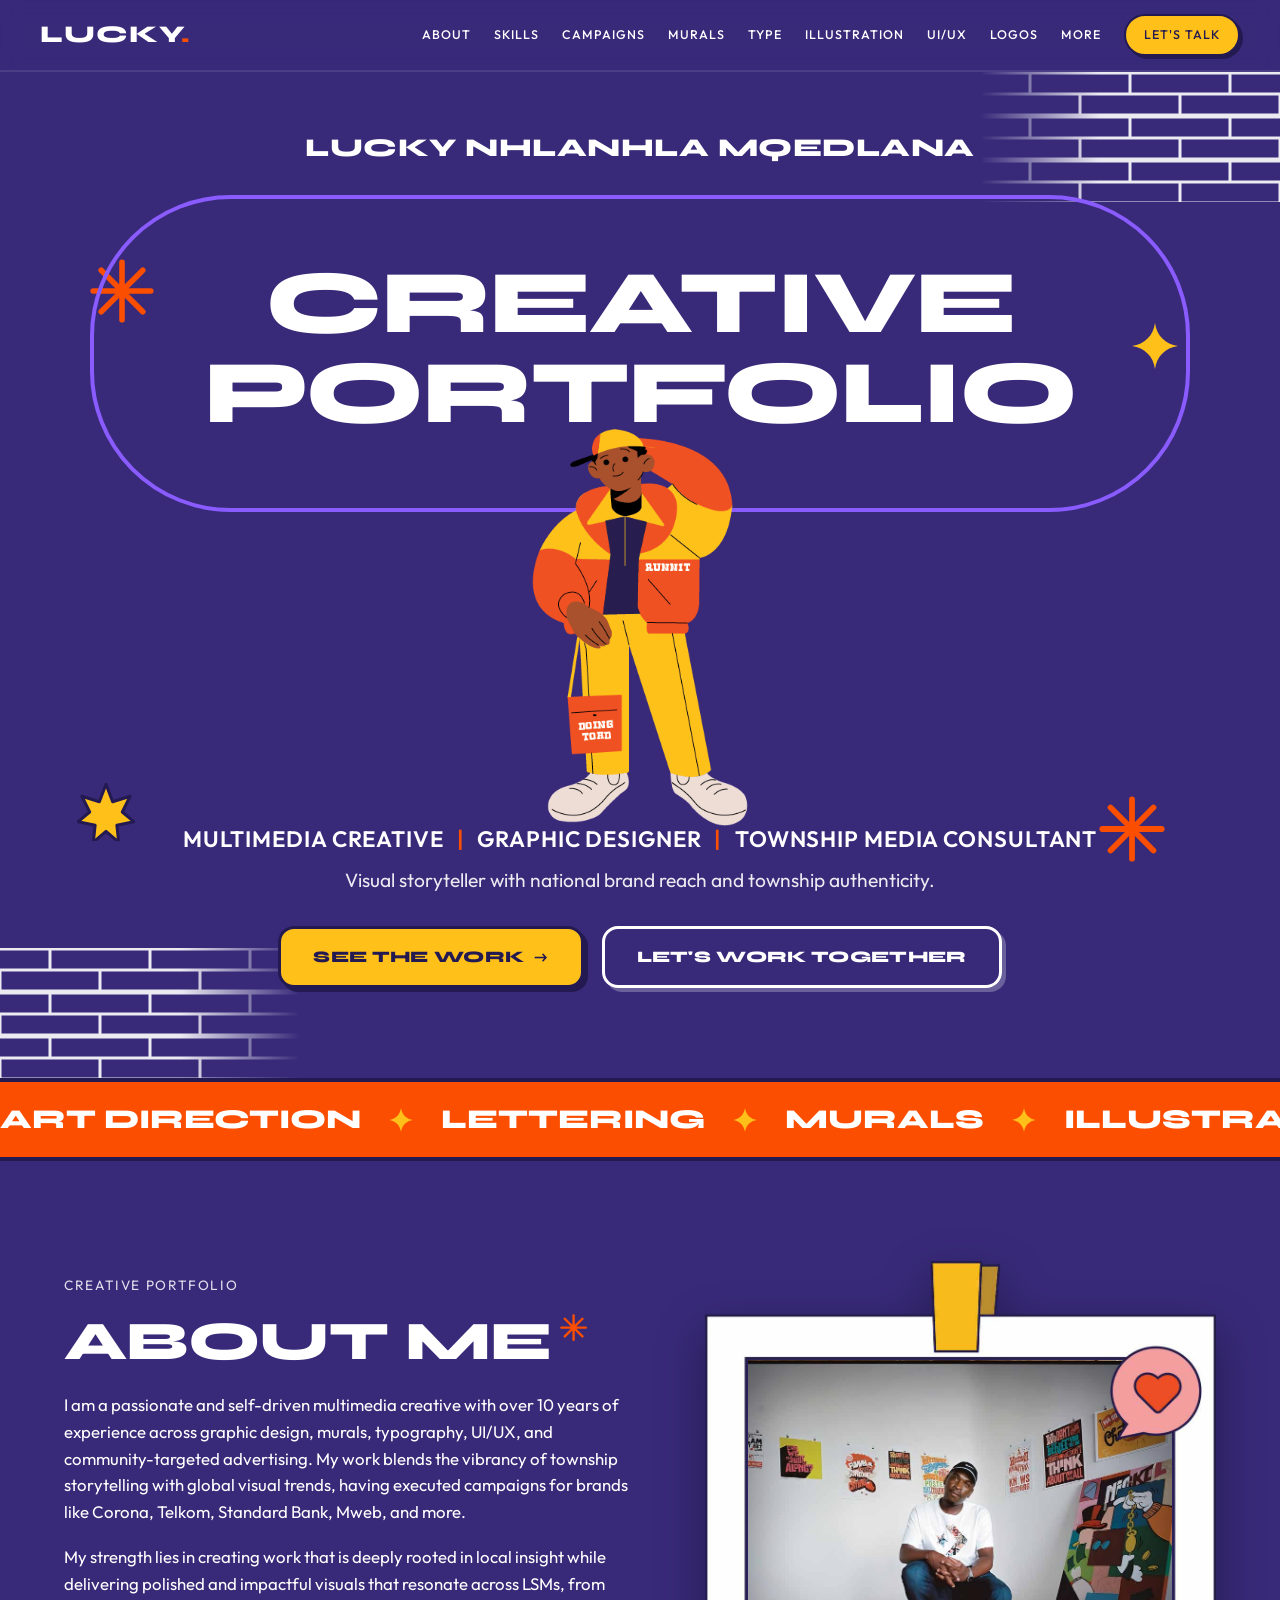
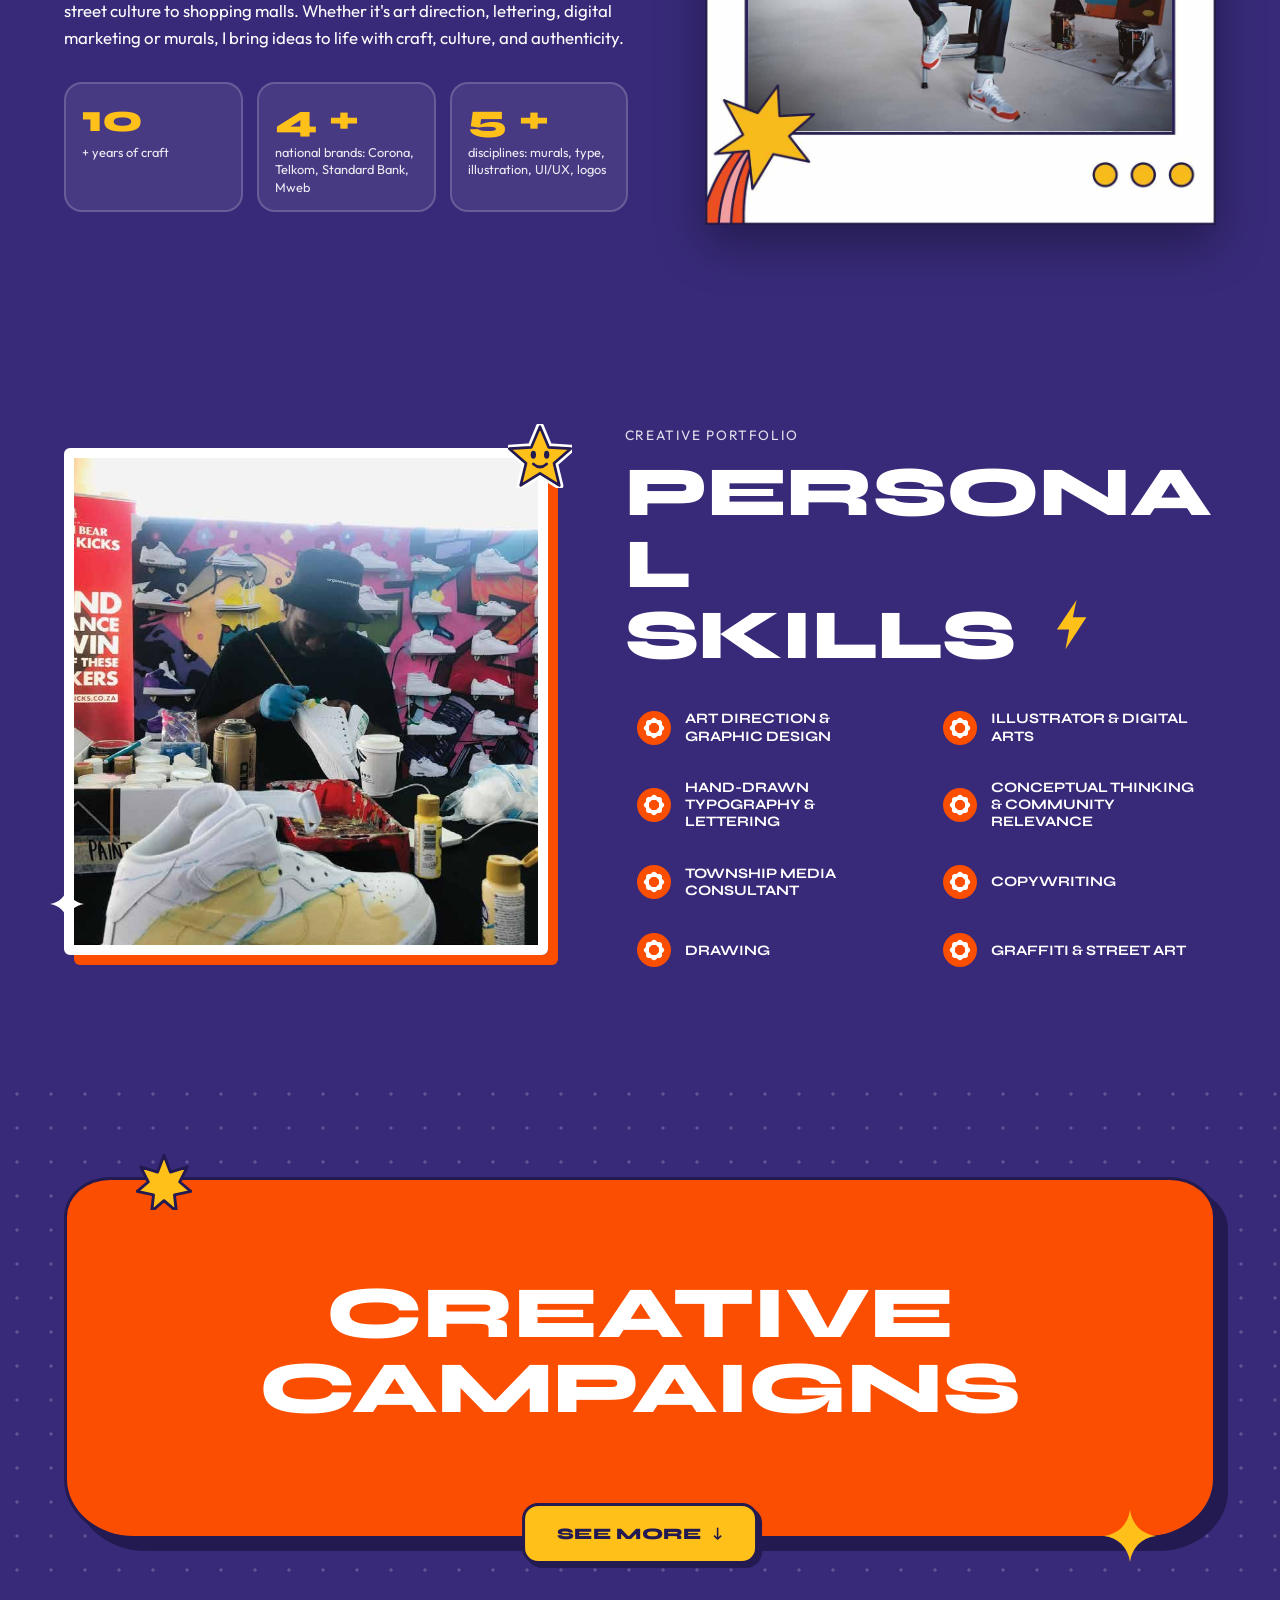
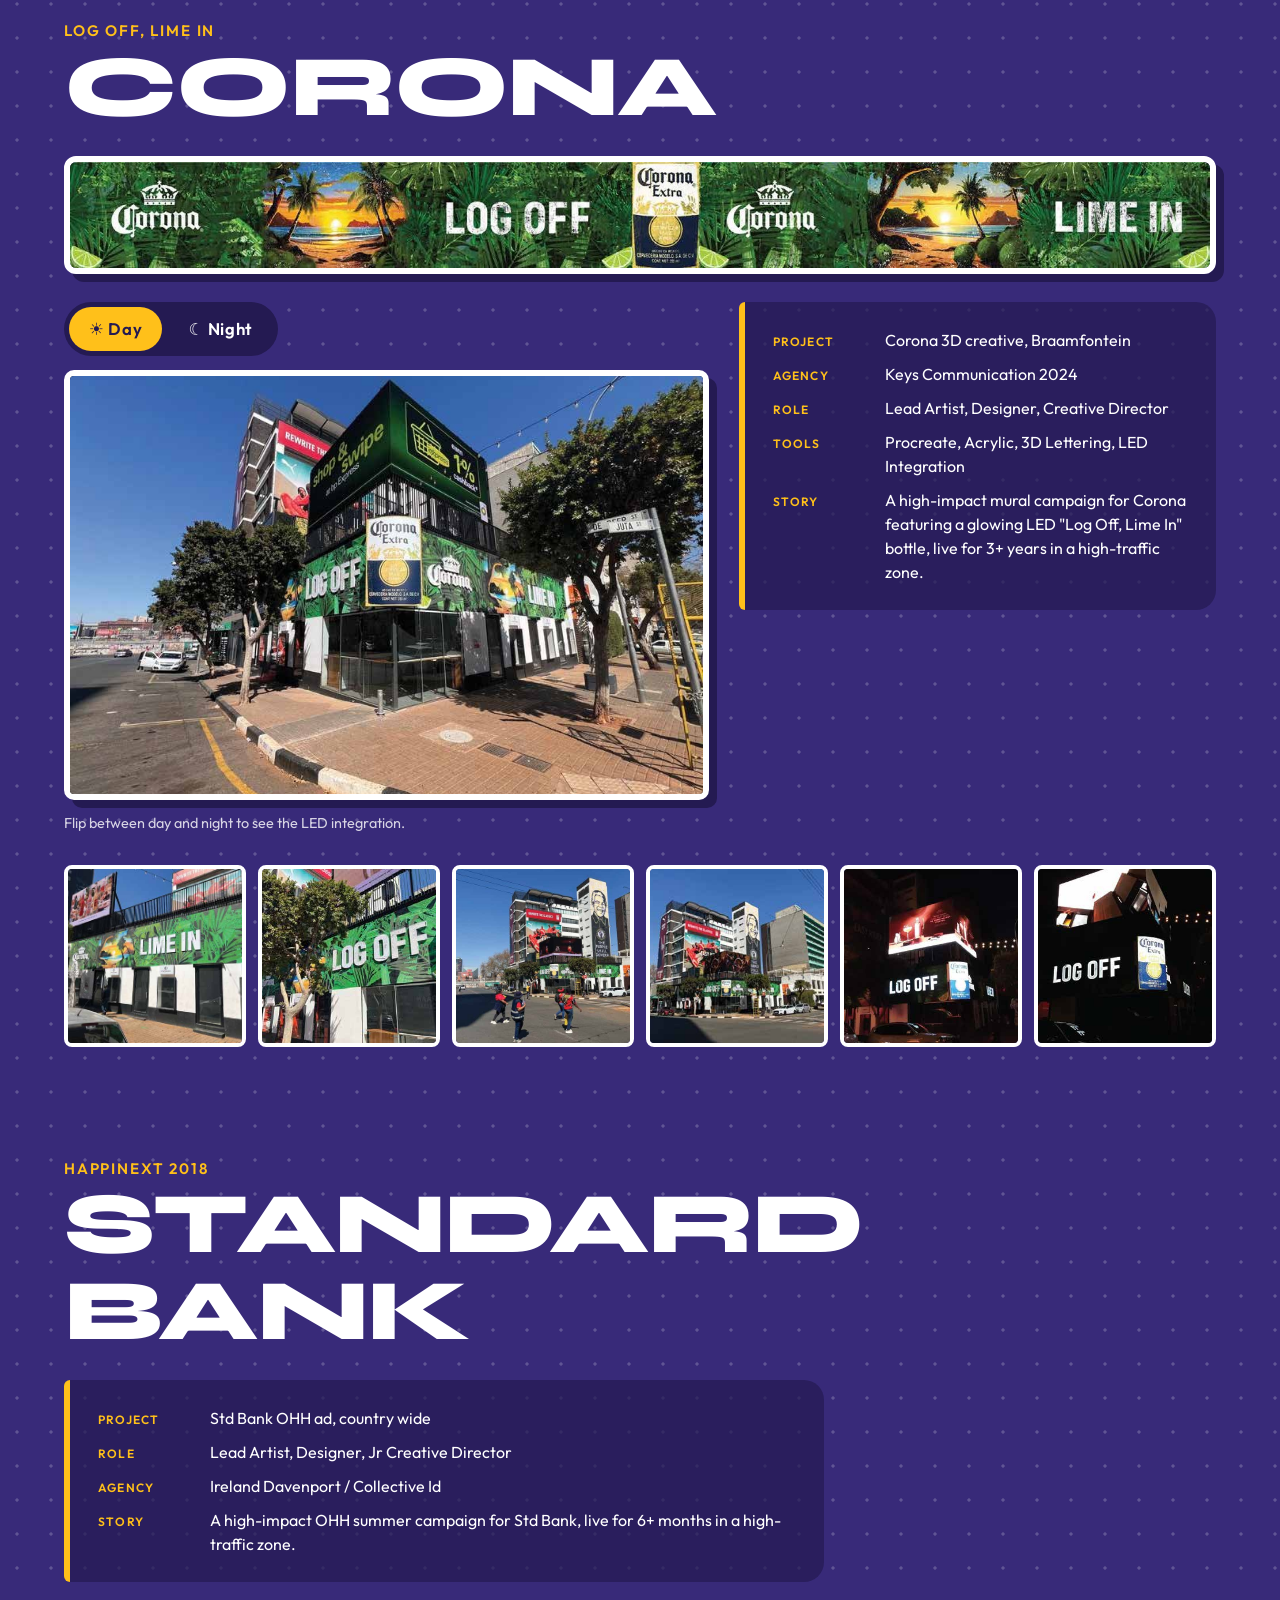
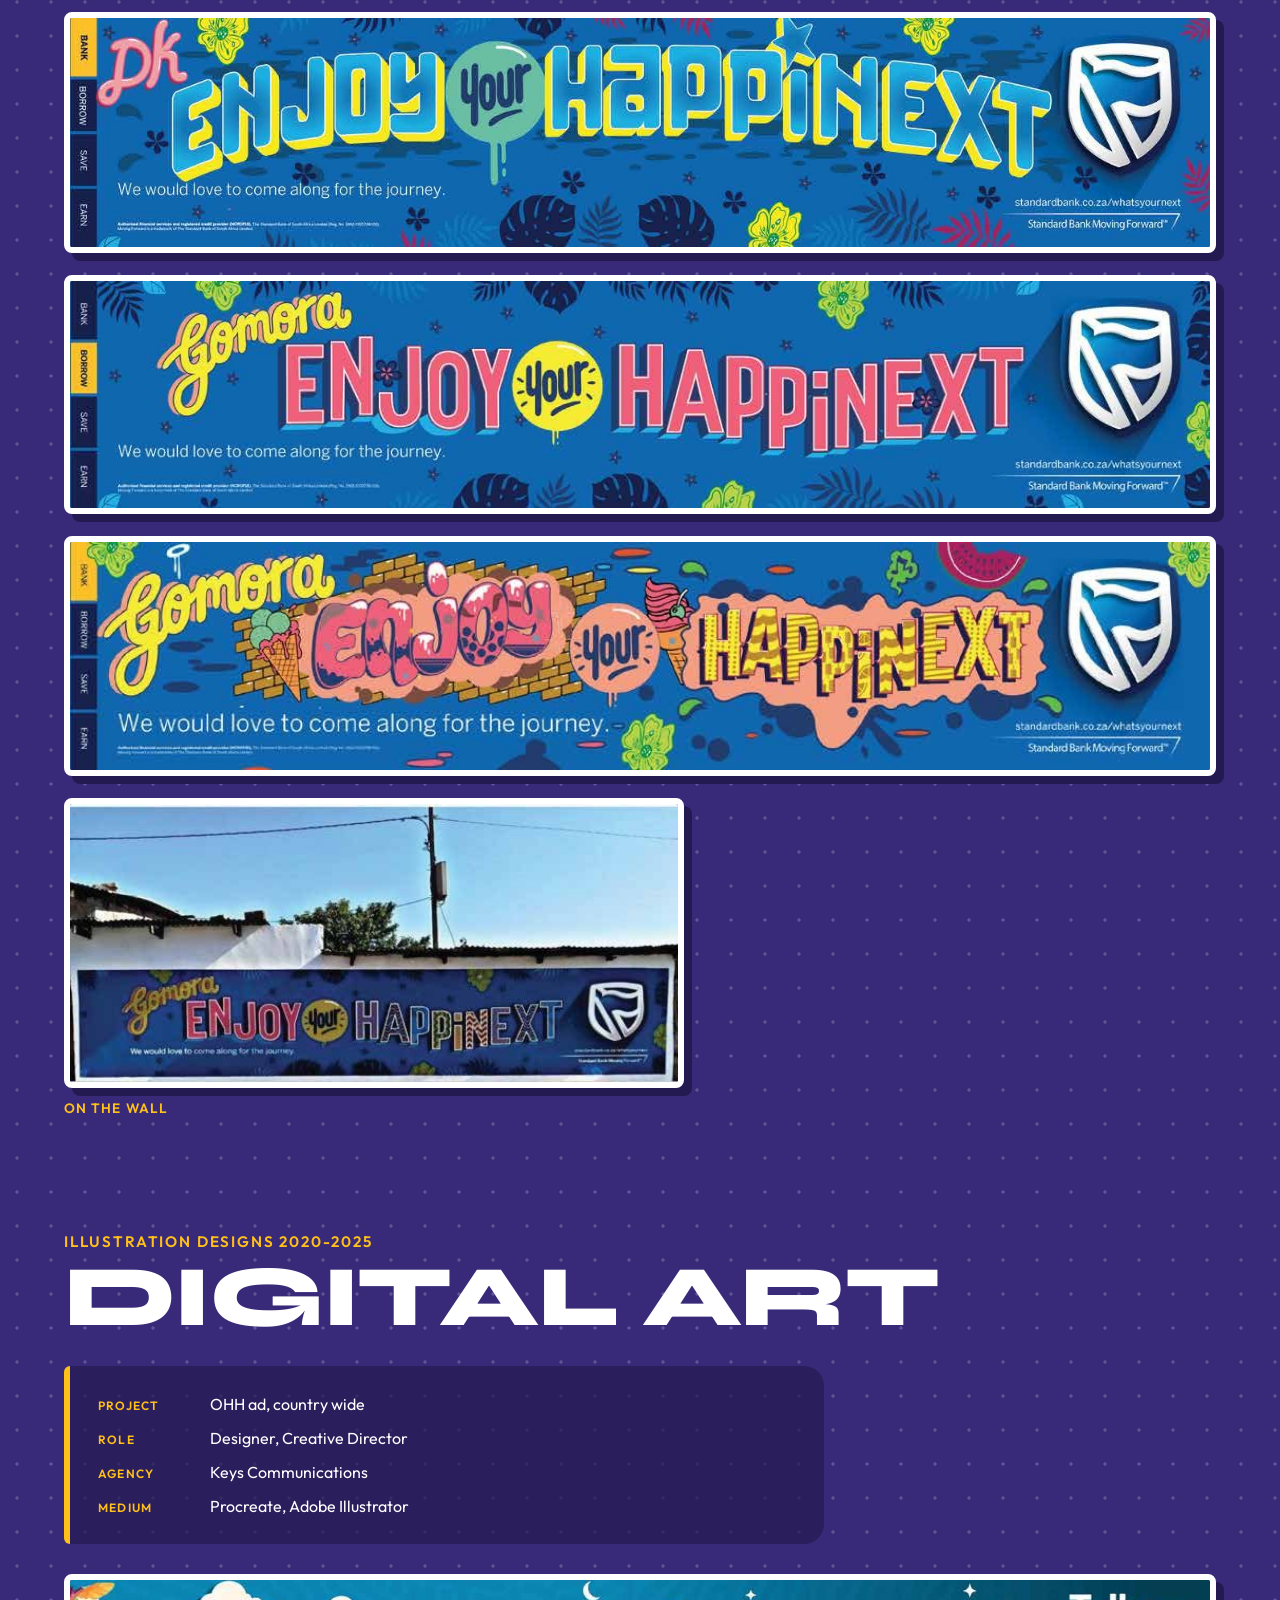
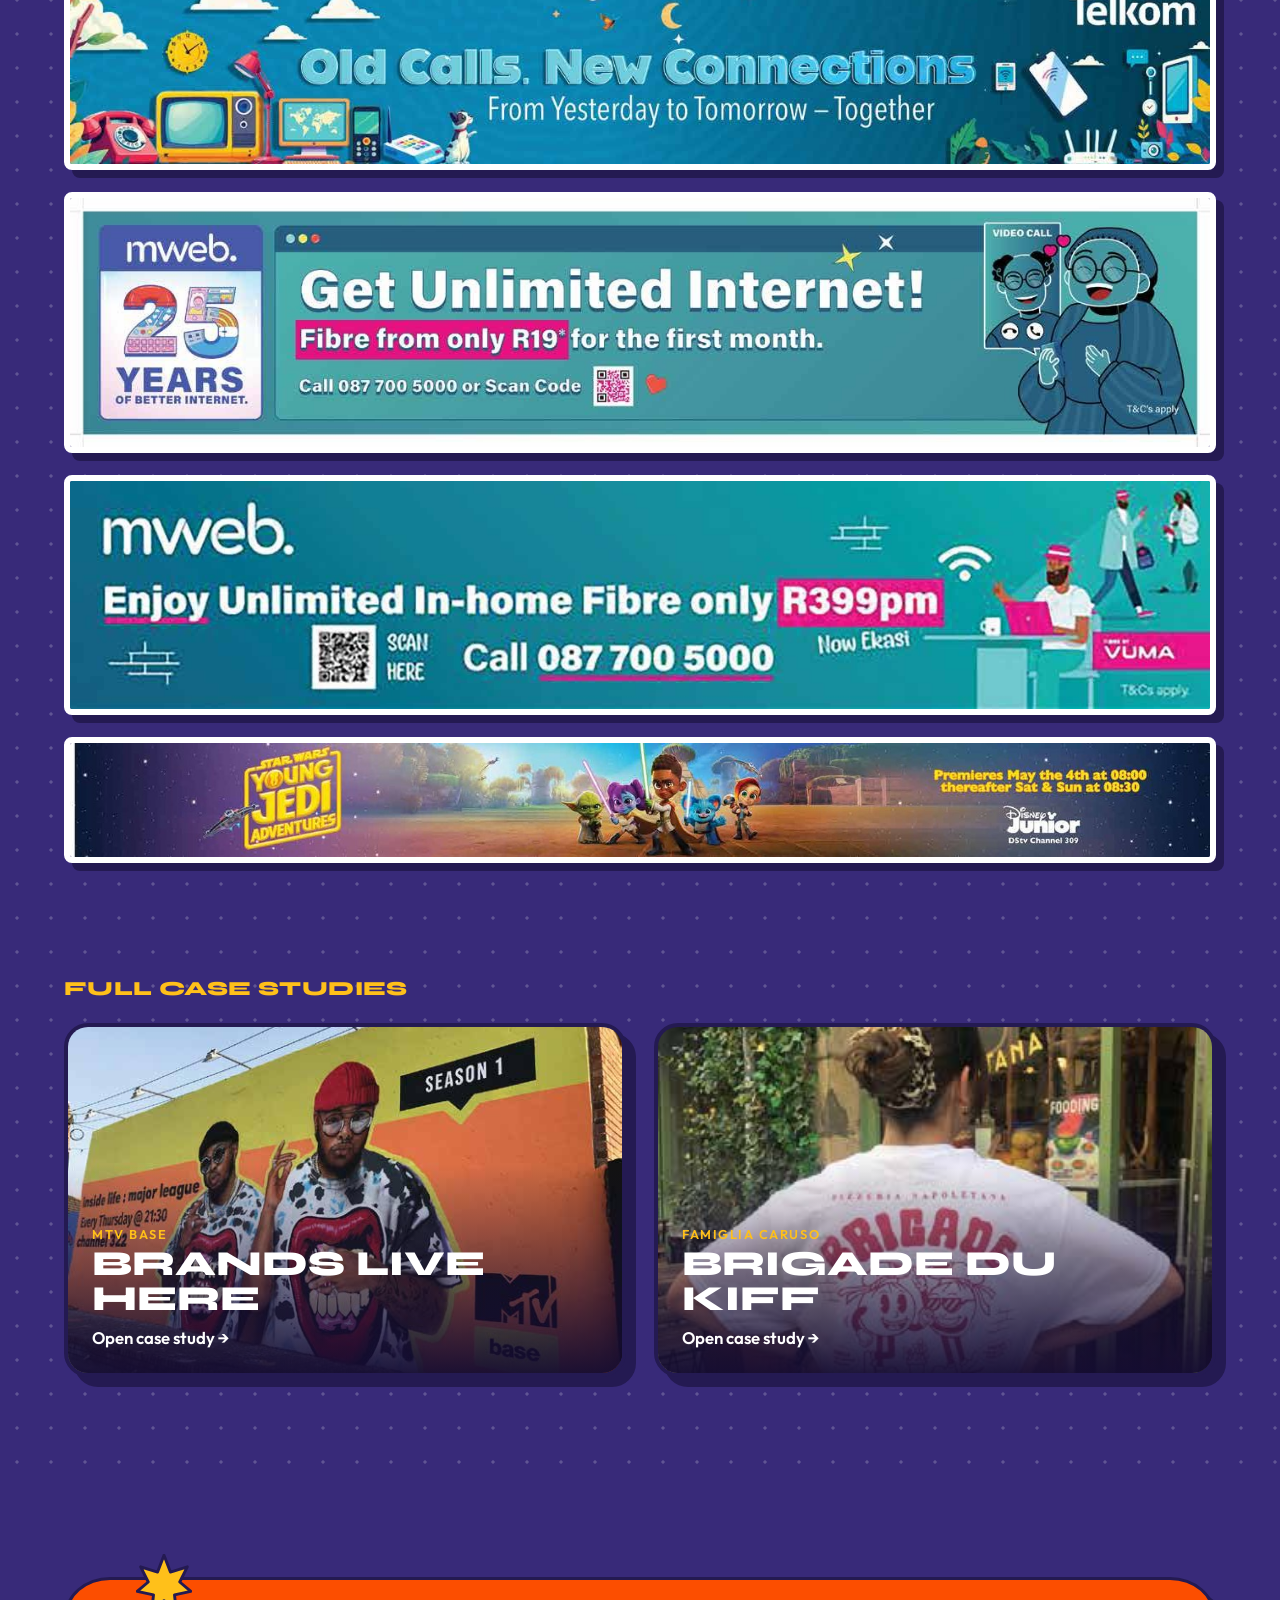
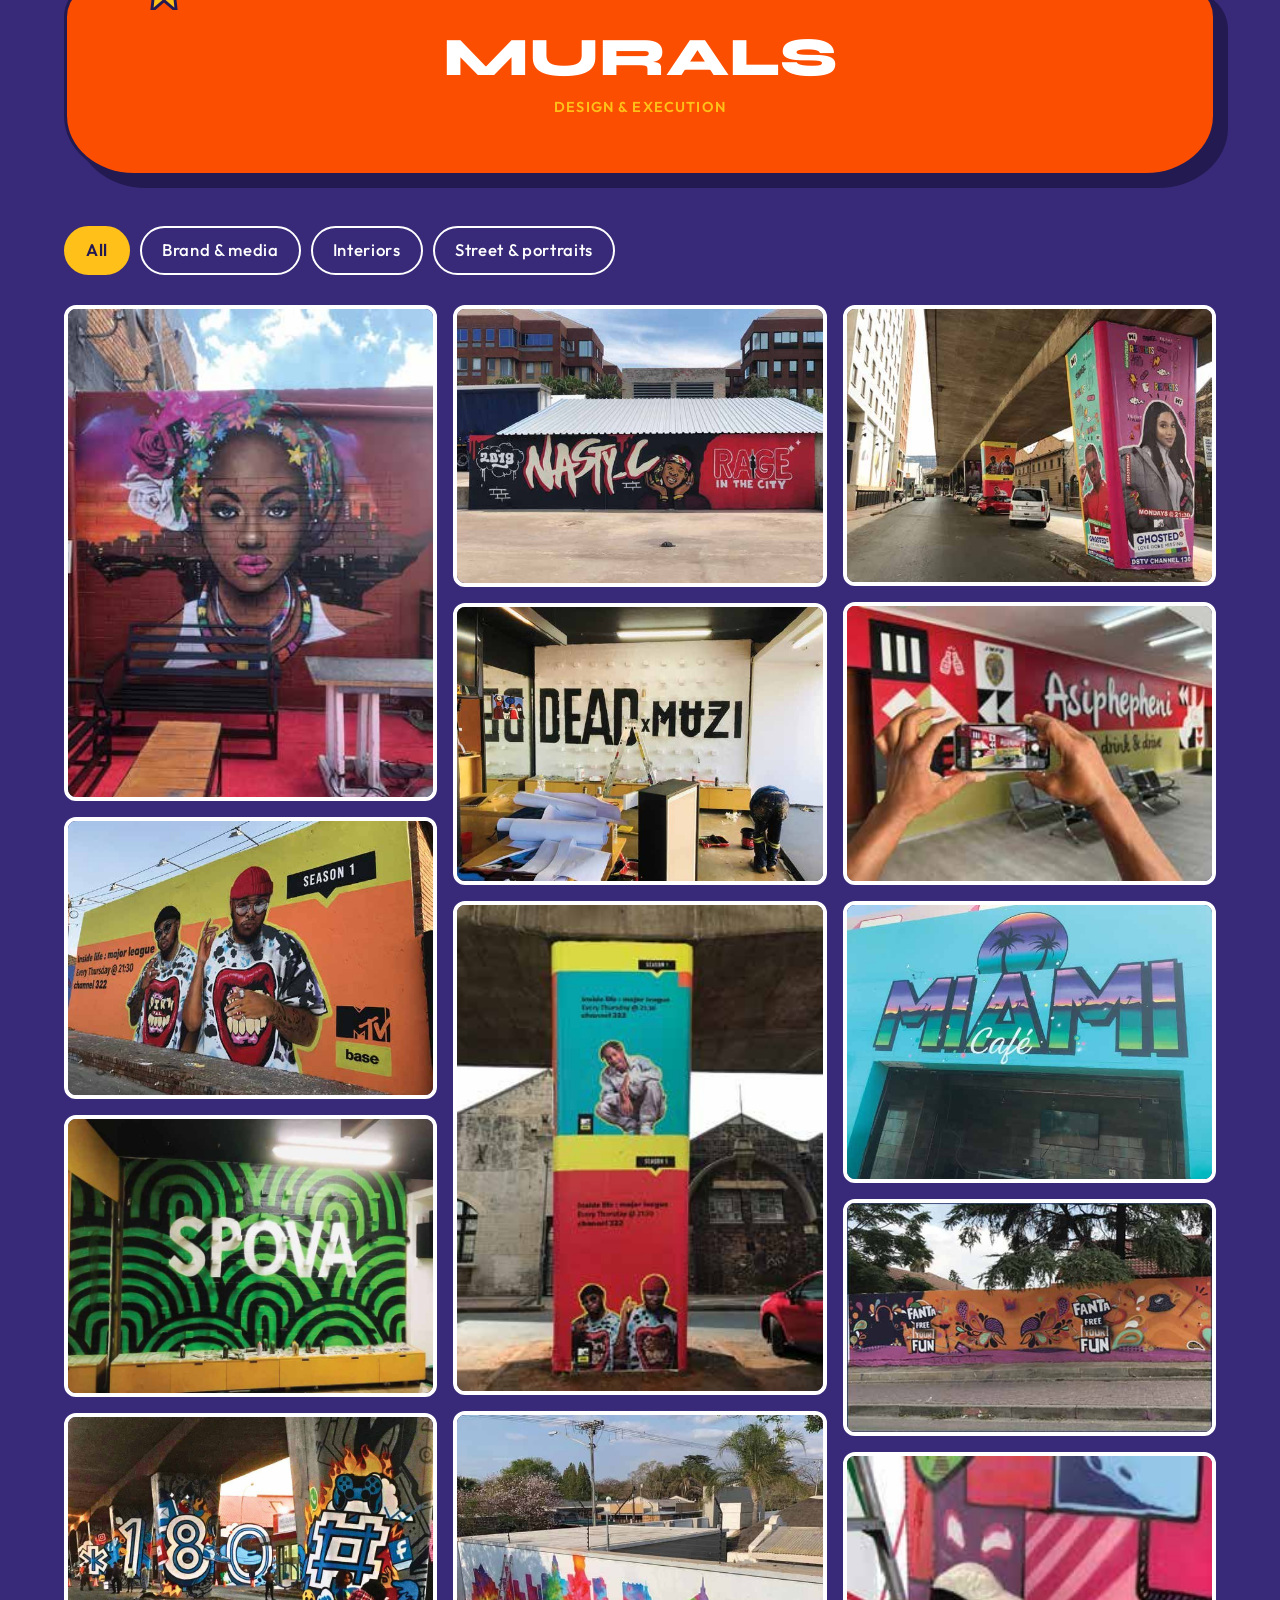
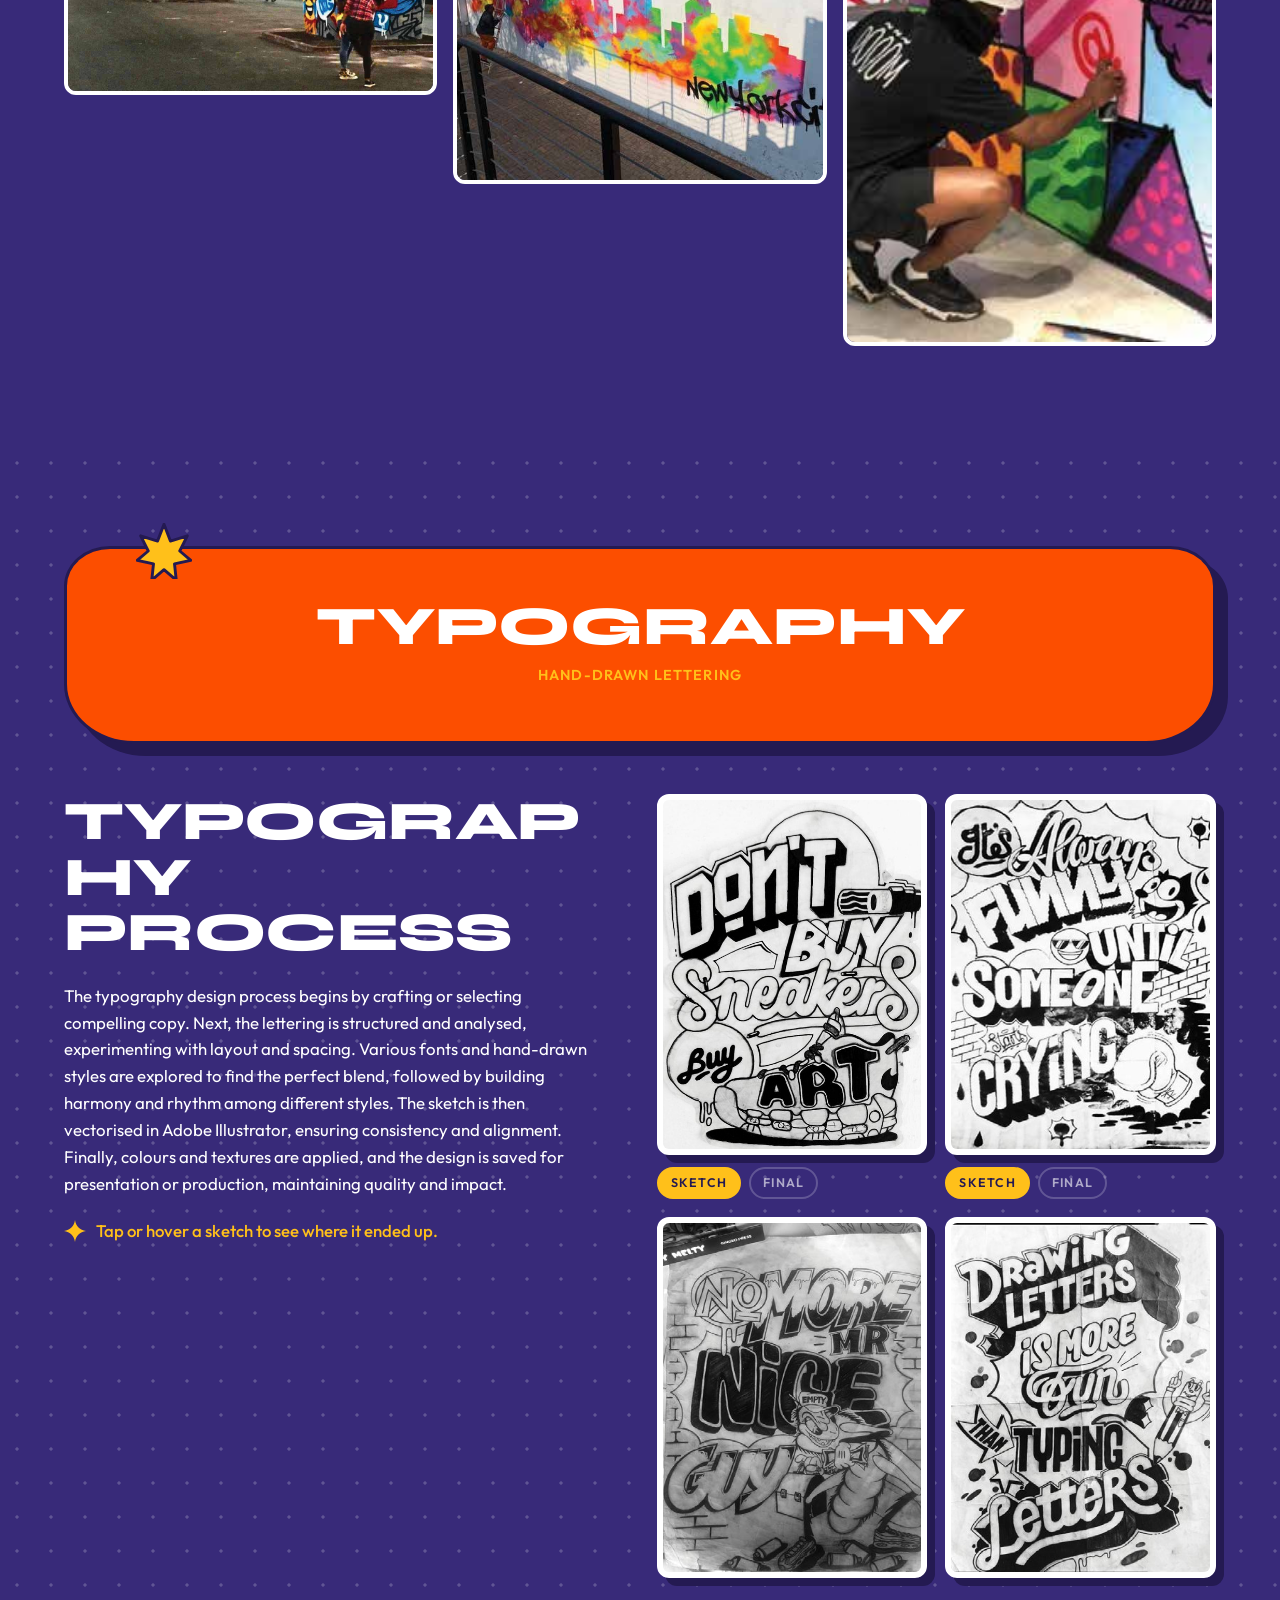
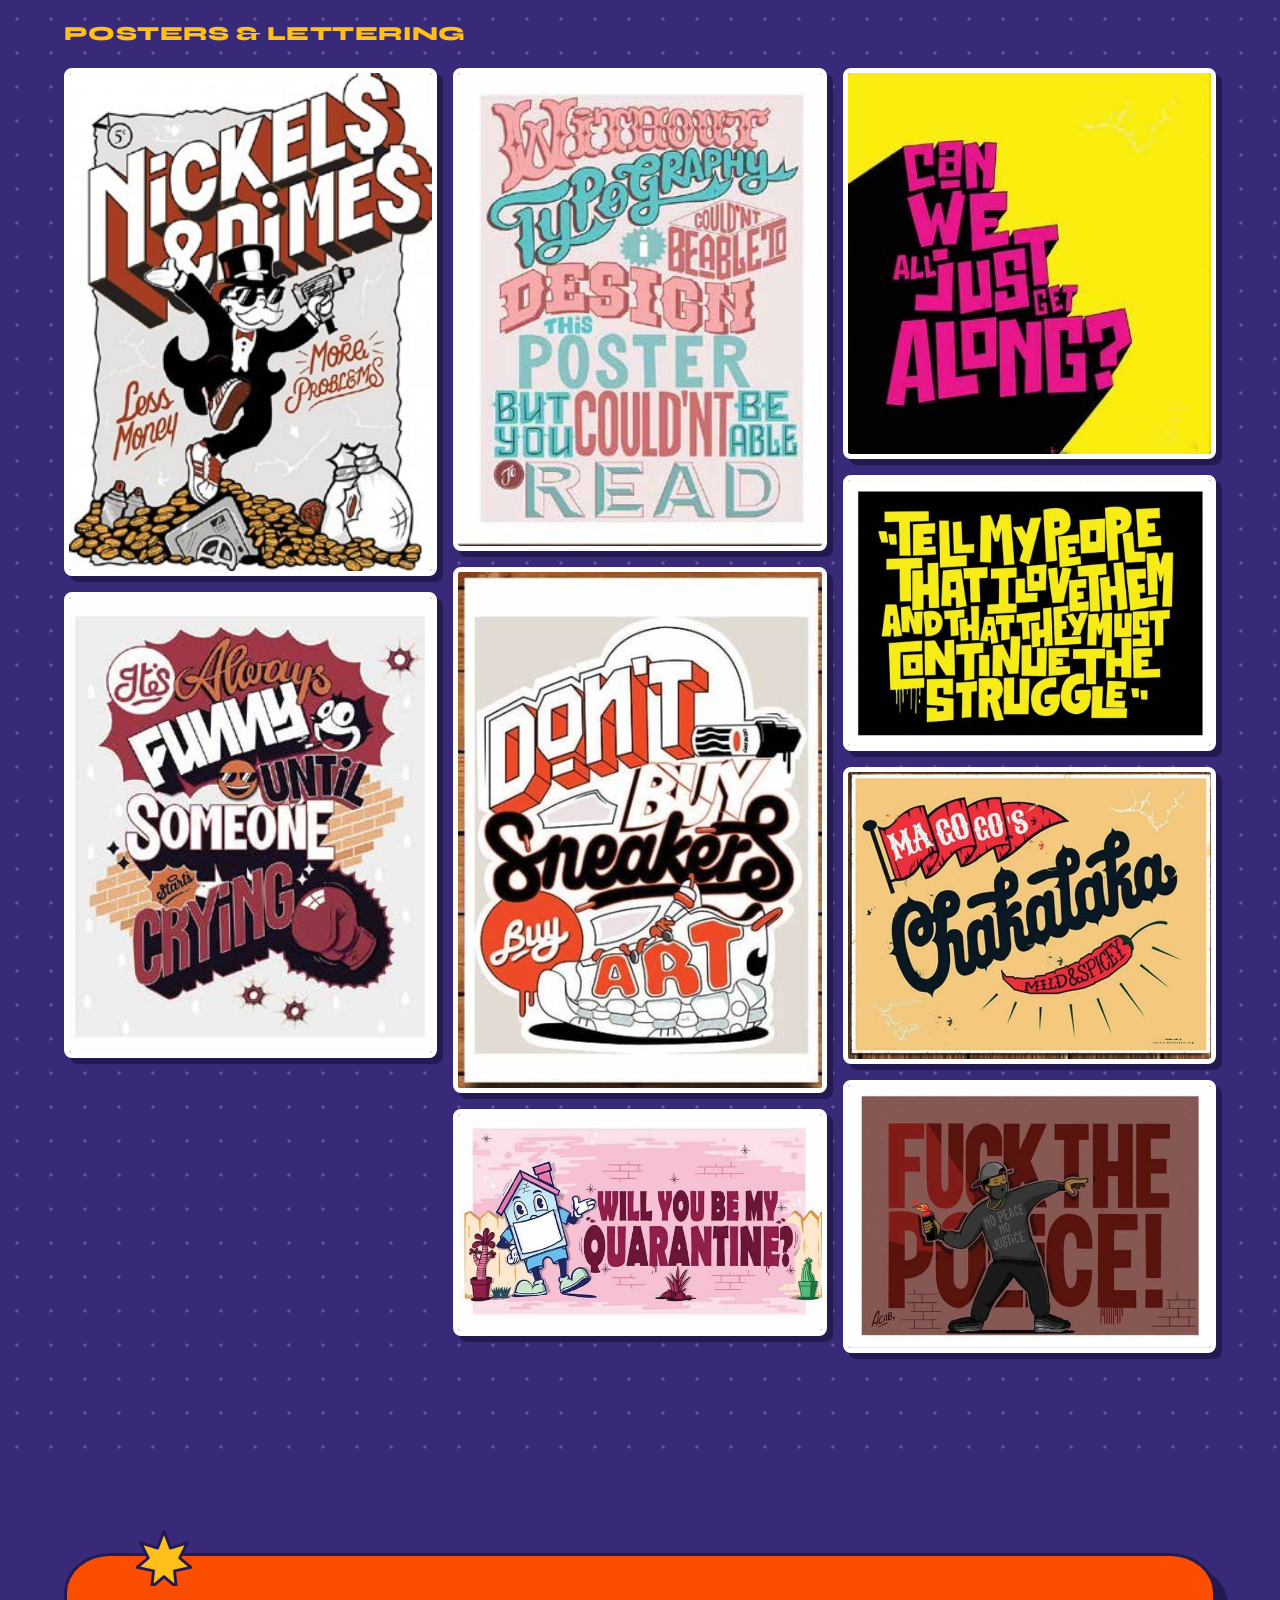
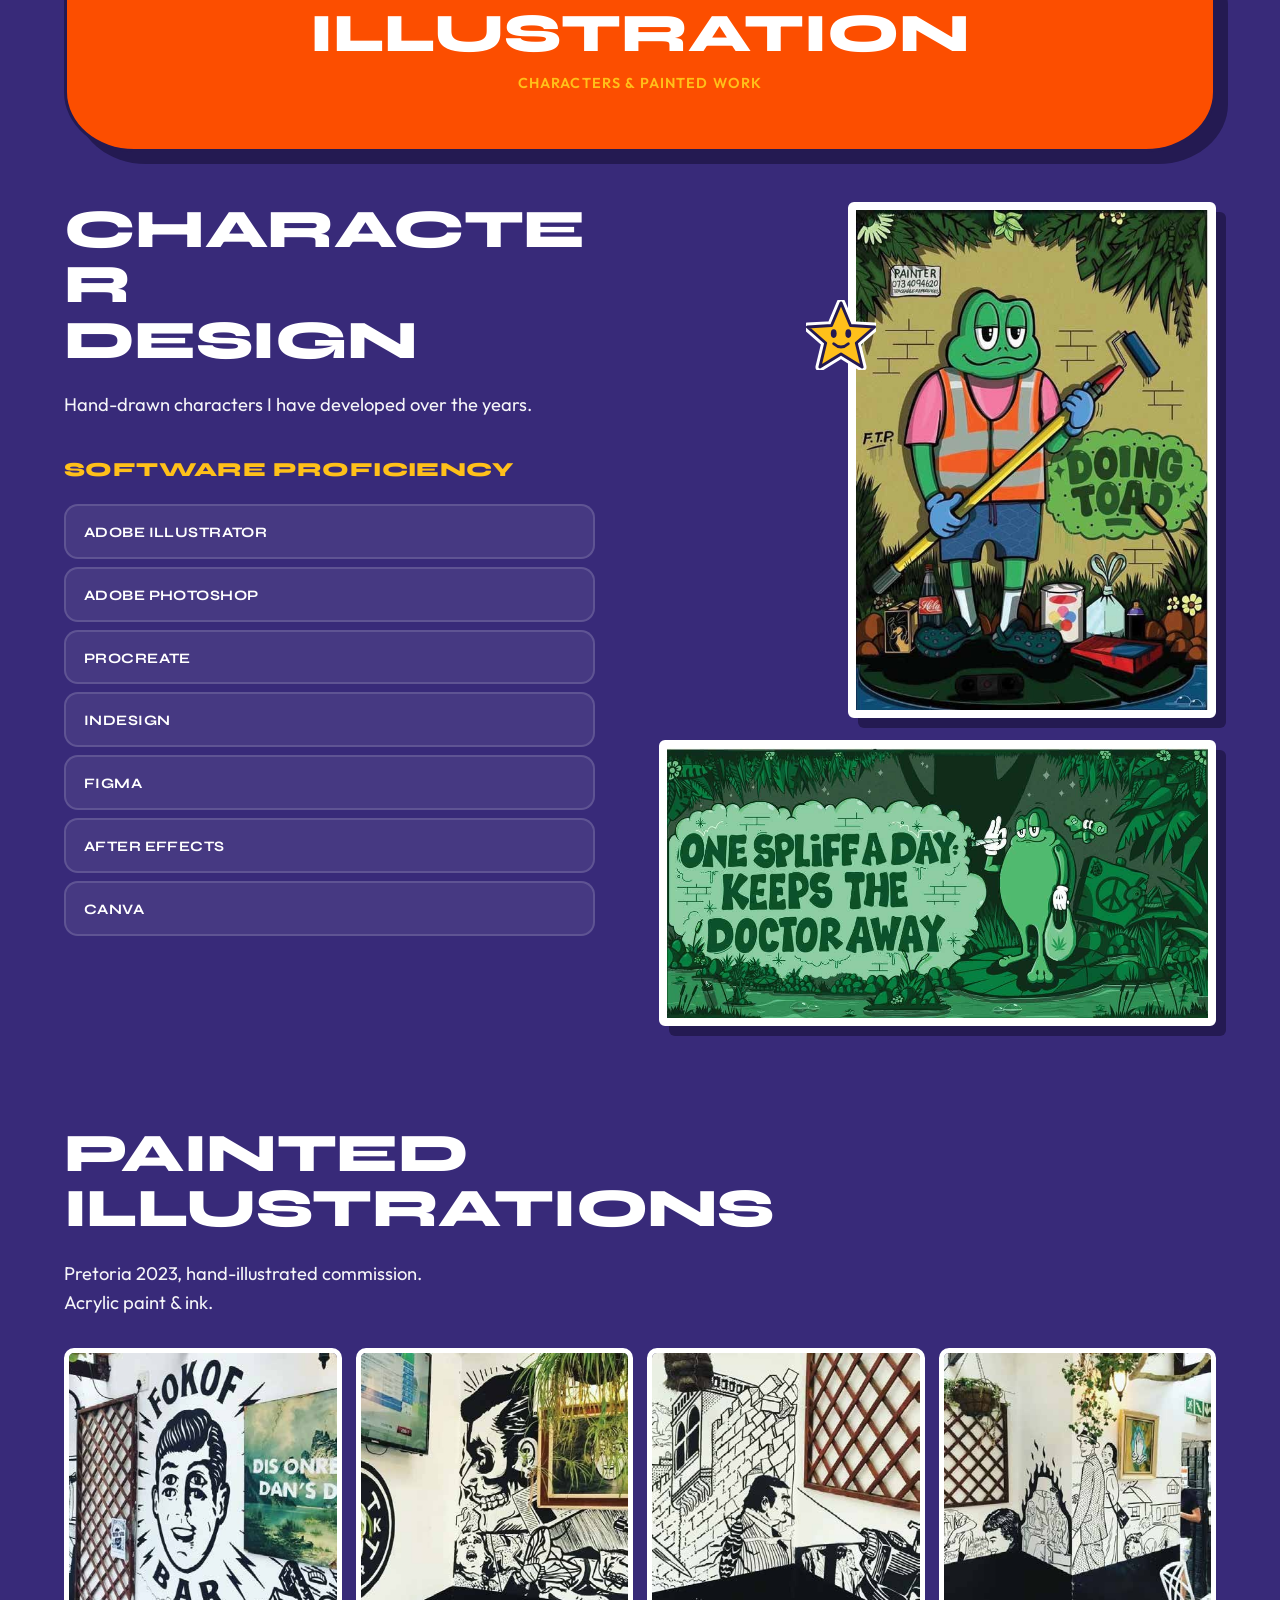
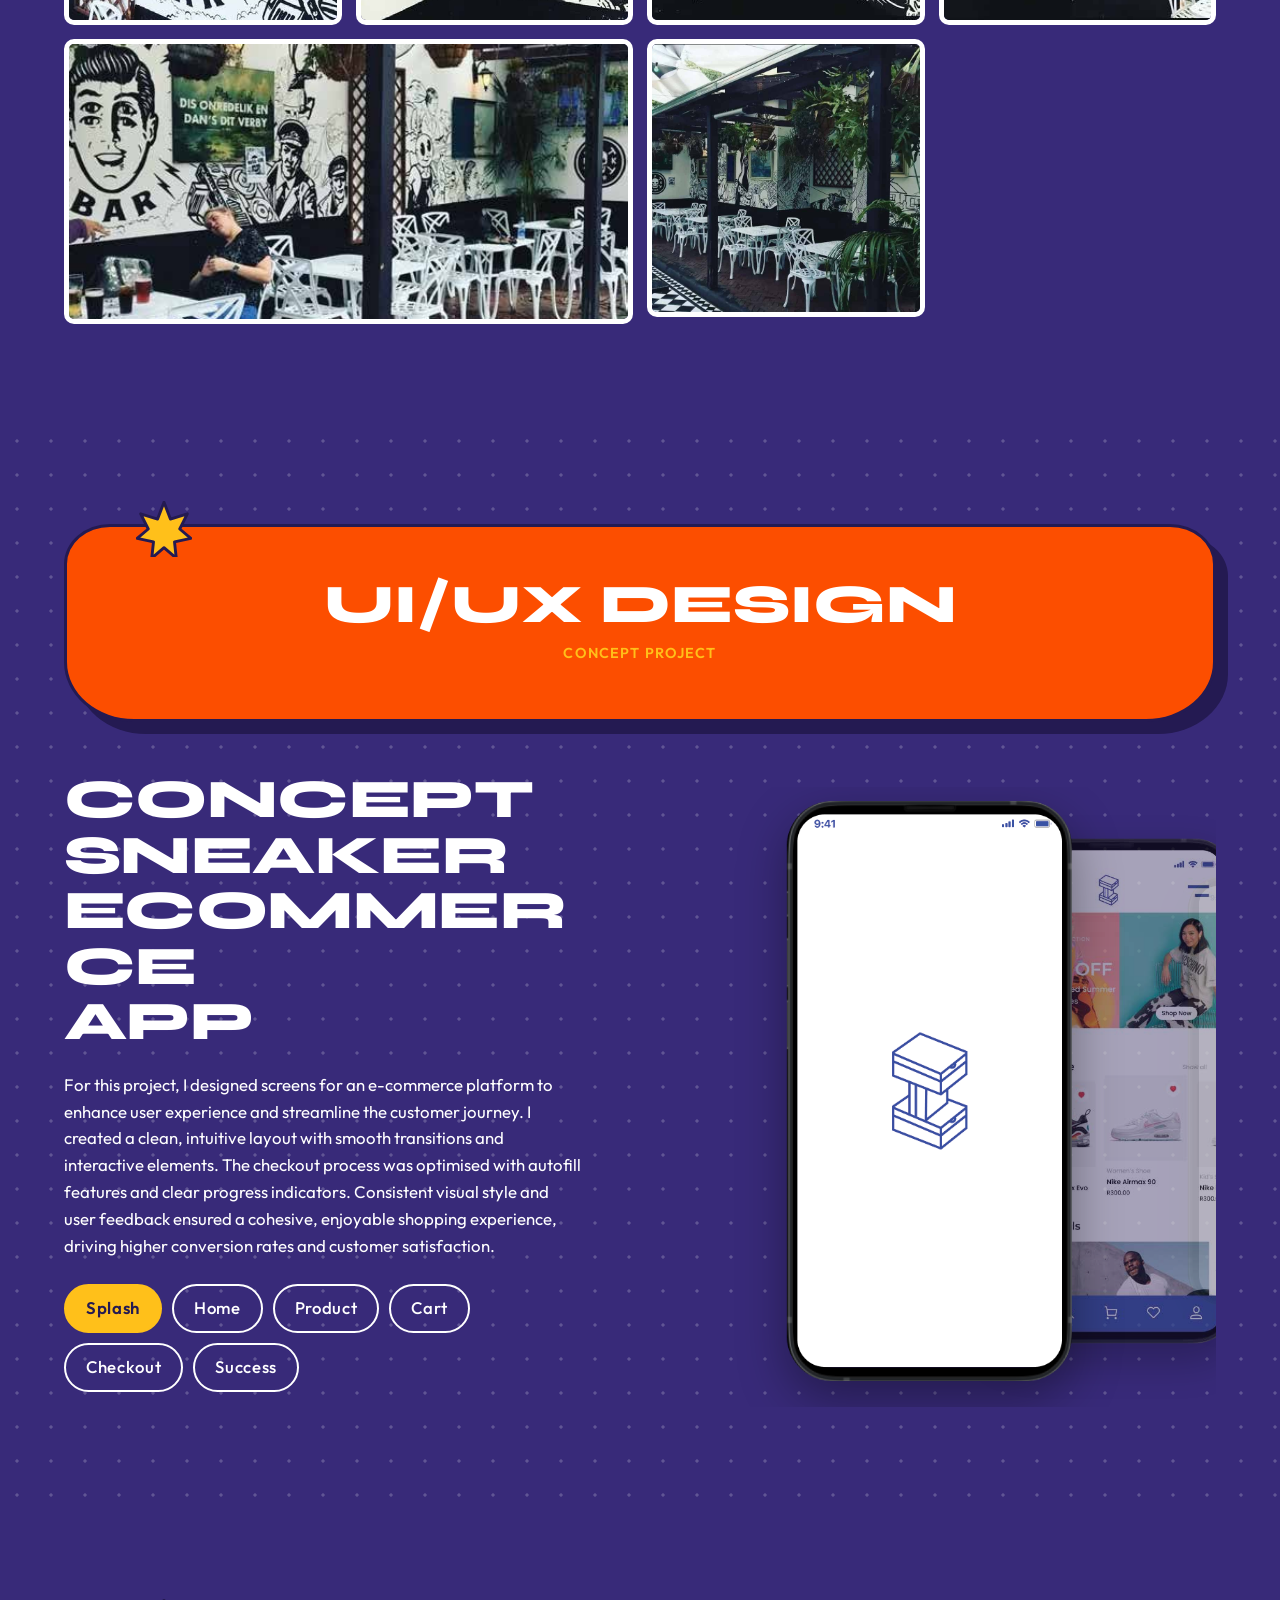
<file: index.html>
<!DOCTYPE html>
<html lang="en">
<head>
  <meta charset="UTF-8">
  <meta name="viewport" content="width=device-width, initial-scale=1.0">
  <title>Lucky Nhlanhla Mqedlana | Creative Portfolio</title>
  <meta name="description" content="Multimedia creative, graphic designer and township media consultant. Murals, lettering, illustration, UI/UX and national campaigns for Corona, Standard Bank, Telkom, Mweb and MTV Base.">
  <link rel="preconnect" href="https://fonts.googleapis.com">
  <link rel="preconnect" href="https://fonts.gstatic.com" crossorigin>
  <link href="https://fonts.googleapis.com/css2?family=Outfit:wght@300;400;500;600&family=Syne:wght@700;800&display=swap" rel="stylesheet">
  <link rel="stylesheet" href="style.css">
  <script src="script.js" defer></script>
</head>
<body>

  <!-- decorative shapes, reused with <use> -->
  <svg width="0" height="0" style="position:absolute" aria-hidden="true" focusable="false">
    <symbol id="i-spark" viewBox="0 0 40 40"><path d="M20 0c1.5 11 9 18.5 20 20-11 1.5-18.5 9-20 20-1.5-11-9-18.5-20-20C11 18.5 18.5 11 20 0Z"/></symbol>
    <symbol id="i-aster" viewBox="0 0 40 40"><path d="M20 2v36M2 20h36M7 7l26 26M33 7 7 33" fill="none" stroke="currentColor" stroke-width="3.5" stroke-linecap="round"/></symbol>
    <symbol id="i-burst" viewBox="0 0 48 48"><path d="m24 1 5.500 14.500L44 11l-6.500 13L47 32l-14 3 1.500 14L24 40l-10.500 9L15 35 1 32l9.500-8L4 11l14.500 4.500Z" stroke="#241a52" stroke-width="2.500" stroke-linejoin="round"/></symbol>
    <symbol id="i-star" viewBox="0 0 48 48">
      <polygon points="24,2 30.500,17.500 47,18.500 34.500,29.500 38.500,46 24,37 9.500,46 13.500,29.500 1,18.500 17.500,17.500" fill="#fff" stroke="#fff" stroke-width="6" stroke-linejoin="round"/>
      <polygon points="24,2 30.500,17.500 47,18.500 34.500,29.500 38.500,46 24,37 9.500,46 13.500,29.500 1,18.500 17.500,17.500" fill="#ffc01a" stroke="#241a52" stroke-width="2" stroke-linejoin="round"/>
      <ellipse cx="19" cy="23" rx="2" ry="3" fill="#241a52"/><ellipse cx="29" cy="23" rx="2" ry="3" fill="#241a52"/>
      <path d="M19 30q5 4.500 10 0" fill="none" stroke="#241a52" stroke-width="2" stroke-linecap="round"/>
    </symbol>
  </svg>

  <a class="skip" href="#about">Skip to content</a>

  <!-- NAV -->
  <header class="nav" id="nav">
    <a class="brand" href="#top" aria-label="Lucky Mqedlana, back to top">LUCKY<span>.</span></a>
    <button class="burger" type="button" aria-label="Menu" aria-expanded="false" aria-controls="menu"><span></span><span></span><span></span></button>
    <nav id="menu" class="menu" aria-label="Sections">
      <a href="#about">About</a>
      <a href="#skills">Skills</a>
      <a href="#campaigns">Campaigns</a>
      <a href="#murals">Murals</a>
      <a href="#typography">Type</a>
      <a href="#illustration">Illustration</a>
      <a href="#ui">UI/UX</a>
      <a href="#logos">Logos</a>
      <a href="#more">More</a>
      <a class="menu-cta" href="#contact">Let's talk</a>
    </nav>
  </header>

  <main>

    <!-- HERO -->
    <section class="hero bricks-bg" id="top">
      <svg class="deco d-aster" style="color:#fc4e00"><use href="#i-aster"/></svg>
      <svg class="deco d-spark" style="color:#ffc01a"><use href="#i-spark"/></svg>
      <svg class="deco d-burst" style="color:#ffc01a"><use href="#i-burst"/></svg>
      <svg class="deco d-aster2" style="color:#fc4e00"><use href="#i-aster"/></svg>

      <p class="hero-name">Lucky Nhlanhla Mqedlana</p>

      <div class="hero-pill">
        <h1>Creative<br>Portfolio</h1>
        <img width="285" height="526" class="hero-char" src="images/hero-character.png" alt="Illustrated character in a yellow and orange jacket">
      </div>

      <p class="hero-sub">Multimedia Creative <i>|</i> Graphic Designer <i>|</i> Township Media Consultant</p>
      <p class="hero-sub2">Visual storyteller with national brand reach and township authenticity.</p>
      <div class="hero-cta">
        <a class="btn btn-yellow" href="#campaigns">See the work <b>&rarr;</b></a>
        <a class="btn btn-ghost" href="#contact">Let's work together</a>
      </div>
    </section>

    <!-- MARQUEE -->
    <div class="marquee" aria-hidden="true">
      <div class="marquee-track">
        <span>Art direction</span><svg><use href="#i-spark"/></svg>
        <span>Lettering</span><svg><use href="#i-spark"/></svg>
        <span>Murals</span><svg><use href="#i-spark"/></svg>
        <span>Illustration</span><svg><use href="#i-spark"/></svg>
        <span>UI/UX</span><svg><use href="#i-spark"/></svg>
        <span>Graffiti &amp; street art</span><svg><use href="#i-spark"/></svg>
        <span>Copywriting</span><svg><use href="#i-spark"/></svg>
        <span>Art direction</span><svg><use href="#i-spark"/></svg>
        <span>Lettering</span><svg><use href="#i-spark"/></svg>
        <span>Murals</span><svg><use href="#i-spark"/></svg>
        <span>Illustration</span><svg><use href="#i-spark"/></svg>
        <span>UI/UX</span><svg><use href="#i-spark"/></svg>
        <span>Graffiti &amp; street art</span><svg><use href="#i-spark"/></svg>
        <span>Copywriting</span><svg><use href="#i-spark"/></svg>
      </div>
    </div>

    <!-- ABOUT -->
    <section class="section about" id="about">
      <div class="wrap about-grid">
        <div class="about-text reveal-item">
          <p class="eyebrow">Creative portfolio</p>
          <h2 class="title">About me<svg class="inline-deco"><use href="#i-aster"/></svg></h2>
          <p>I am a passionate and self-driven multimedia creative with over 10 years of experience across graphic design, murals, typography, UI/UX, and community-targeted advertising. My work blends the vibrancy of township storytelling with global visual trends, having executed campaigns for brands like Corona, Telkom, Standard Bank, Mweb, and more.</p>
          <p>My strength lies in creating work that is deeply rooted in local insight while delivering polished and impactful visuals that resonate across LSMs, from street culture to shopping malls. Whether it's art direction, lettering, digital marketing or murals, I bring ideas to life with craft, culture, and authenticity.</p>

          <ul class="stats">
            <li><b data-count="10">10</b><span>+ years of craft</span></li>
            <li><b>4 +</b><span>national brands: Corona, Telkom, Standard Bank, Mweb</span></li>
            <li><b>5 +</b><span>disciplines: murals, type, illustration, UI/UX, logos</span></li>
          </ul>
        </div>

        <figure class="polaroid reveal-item">
          <img width="1058" height="785" class="polaroid-photo zoom" src="images/about-portrait.jpg" alt="Lucky seated in his studio with lettering posters on the wall">
          <img width="1087" height="1200" class="polaroid-frame" src="images/about-frame.png" alt="">
        </figure>
      </div>
    </section>

    <!-- SKILLS -->
    <section class="section skills" id="skills">
      <div class="wrap skills-grid">
        <figure class="skills-photo reveal-item">
          <img width="991" height="743" class="zoom" src="images/skills-painting.jpg" alt="Lucky hand-painting a sneaker at a live activation">
          <svg class="deco s1" style="color:#ffc01a"><use href="#i-star"/></svg>
          <svg class="deco s2" style="color:#fff"><use href="#i-spark"/></svg>
        </figure>

        <div class="reveal-item">
          <p class="eyebrow">Creative portfolio</p>
          <h2 class="title big">Personal<br>skills <svg class="inline-deco bolt" viewBox="0 0 40 40"><path d="M24 0 8 24h10l-3 16 17-26H21Z" fill="#ffc01a"/></svg></h2>
          <ul class="skill-list">
            <li><span class="dot"></span>Art direction &amp; graphic design</li>
            <li><span class="dot"></span>Illustrator &amp; digital arts</li>
            <li><span class="dot"></span>Hand-drawn typography &amp; lettering</li>
            <li><span class="dot"></span>Conceptual thinking &amp; community relevance</li>
            <li><span class="dot"></span>Township media consultant</li>
            <li><span class="dot"></span>Copywriting</li>
            <li><span class="dot"></span>Drawing</li>
            <li><span class="dot"></span>Graffiti &amp; street art</li>
          </ul>
        </div>
      </div>
    </section>

    <!-- CAMPAIGNS -->
    <section class="section campaigns dots-bg" id="campaigns">
      <div class="wrap">
        <div class="banner reveal-item">
          <svg class="deco b1" style="color:#ffc01a"><use href="#i-burst"/></svg>
          <h2>Creative<br>campaigns</h2>
          <a class="btn btn-yellow" href="#corona">See more <b>&darr;</b></a>
          <svg class="deco b2" style="color:#ffc01a"><use href="#i-spark"/></svg>
        </div>

        <!-- CORONA -->
        <article class="case" id="corona" data-group="corona">
          <div class="case-head reveal-item">
            <p class="kicker">Log off, lime in</p>
            <h3 class="case-title">Corona</h3>
          </div>

          <figure class="strip reveal-item"><img width="1600" height="148" class="zoom" src="images/corona-banner.jpg" alt="Corona 'Log off, Lime in' mural artwork"></figure>

          <div class="case-body">
            <div class="daynight reveal-item">
              <div class="dn-controls" role="group" aria-label="Time of day">
                <button type="button" class="dn-btn active" data-mode="day" aria-pressed="true">&#9728; Day</button>
                <button type="button" class="dn-btn" data-mode="night" aria-pressed="false">&#9790; Night</button>
              </div>
              <div class="dn-stage">
                <img width="800" height="600" class="dn-img on zoom" data-mode="day" src="images/corona-day-corner.jpg" alt="Corona wrap on the Braamfontein corner by day">
                <img width="1067" height="550" class="dn-img zoom" data-mode="night" src="images/corona-night.jpg" alt="The same corner at night with the glowing LED bottle">
              </div>
              <p class="dn-hint">Flip between day and night to see the LED integration.</p>
            </div>

            <dl class="meta reveal-item">
              <dt>Project</dt><dd>Corona 3D creative, Braamfontein</dd>
              <dt>Agency</dt><dd>Keys Communication 2024</dd>
              <dt>Role</dt><dd>Lead Artist, Designer, Creative Director</dd>
              <dt>Tools</dt><dd>Procreate, Acrylic, 3D Lettering, LED Integration</dd>
              <dt>Story</dt><dd>A high-impact mural campaign for Corona featuring a glowing LED "Log Off, Lime In" bottle, live for 3+ years in a high-traffic zone.</dd>
            </dl>
          </div>

          <div class="thumbs reveal-item">
            <img width="509" height="382" class="zoom" src="images/corona-lime-in.jpg" alt="Lime In wall detail">
            <img width="349" height="263" class="zoom" src="images/corona-log-off.jpg" alt="Log Off wall detail">
            <img width="640" height="480" class="zoom" src="images/corona-street.jpg" alt="Street view of the Corona building">
            <img width="348" height="261" class="zoom" src="images/corona-corner.jpg" alt="Corona corner from across the street">
            <img width="310" height="404" class="zoom" src="images/corona-led-1.jpg" alt="LED screen at night, Log Off">
            <img width="300" height="400" class="zoom" src="images/corona-led-2.jpg" alt="LED corner at night with Corona Extra bottle">
          </div>
        </article>

        <!-- STANDARD BANK -->
        <article class="case" id="standard-bank" data-group="standard-bank">
          <div class="case-head reveal-item">
            <p class="kicker">HappiNext 2018</p>
            <h3 class="case-title">Standard Bank</h3>
          </div>
          <dl class="meta meta-wide reveal-item">
            <dt>Project</dt><dd>Std Bank OHH ad, country wide</dd>
            <dt>Role</dt><dd>Lead Artist, Designer, Jr Creative Director</dd>
            <dt>Agency</dt><dd>Ireland Davenport / Collective Id</dd>
            <dt>Story</dt><dd>A high-impact OHH summer campaign for Std Bank, live for 6+ months in a high-traffic zone.</dd>
          </dl>
          <div class="stack">
            <figure class="reveal-item"><img width="1418" height="284" class="zoom" src="images/sb-2.jpg" alt="Enjoy your HappiNext, Dk edition"></figure>
            <figure class="reveal-item"><img width="1236" height="247" class="zoom" src="images/sb-1.jpg" alt="Enjoy your HappiNext, Gomora edition"></figure>
            <figure class="reveal-item"><img width="1081" height="216" class="zoom" src="images/sb-3.jpg" alt="Enjoy your HappiNext, ice cream lettering"></figure>
            <figure class="reveal-item wall"><img width="576" height="263" class="zoom" src="images/sb-wall.jpg" alt="The artwork painted on a township wall"><figcaption>On the wall</figcaption></figure>
          </div>
        </article>

        <!-- DIGITAL ART -->
        <article class="case" id="digital-art" data-group="digital-art">
          <div class="case-head reveal-item">
            <p class="kicker">Illustration designs 2020-2025</p>
            <h3 class="case-title">Digital art</h3>
          </div>
          <dl class="meta meta-wide reveal-item">
            <dt>Project</dt><dd>OHH ad, country wide</dd>
            <dt>Role</dt><dd>Designer, Creative Director</dd>
            <dt>Agency</dt><dd>Keys Communications</dd>
            <dt>Medium</dt><dd>Procreate, Adobe Illustrator</dd>
          </dl>
          <div class="stack">
            <figure class="reveal-item"><img width="1387" height="224" class="zoom" src="images/da-telkom.jpg" alt="Telkom: Old Calls. New Connections"></figure>
            <figure class="reveal-item"><img width="1347" height="294" class="zoom" src="images/da-mweb-25.jpg" alt="Mweb 25 years: Get Unlimited Internet"></figure>
            <figure class="reveal-item"><img width="1355" height="271" class="zoom" src="images/da-mweb-399.jpg" alt="Mweb: Enjoy Unlimited In-home Fibre"></figure>
            <figure class="reveal-item"><img width="1600" height="160" class="zoom" src="images/da-jedi.jpg" alt="Star Wars Young Jedi Adventures on Disney Junior"></figure>
          </div>
        </article>

        <!-- CASE STUDY PAGES -->
        <div class="studies" id="case-studies">
          <h3 class="mini-title reveal-item">Full case studies</h3>
          <div class="studies-grid">
            <a class="study reveal-item" href="case-studies/brands-live-here/index.html">
              <img width="574" height="430" src="images/m-mtv-season1.jpg" alt="Inside Life: Major League mural for MTV Base">
              <span class="study-body"><small>MTV Base</small><b>Brands Live Here</b><em>Open case study &rarr;</em></span>
            </a>
            <a class="study reveal-item" href="case-studies/famiglia-caruso/index.html">
              <img width="353" height="472" src="images/misc-brigade-back.jpg" alt="Brigade du Kiff T-shirt design for Famiglia Caruso">
              <span class="study-body"><small>Famiglia Caruso</small><b>Brigade du Kiff</b><em>Open case study &rarr;</em></span>
            </a>
          </div>
        </div>
      </div>
    </section>

    <!-- MURALS -->
    <section class="section murals" id="murals" data-group="murals">
      <div class="wrap">
        <div class="banner banner-sm reveal-item">
          <svg class="deco b1" style="color:#ffc01a"><use href="#i-burst"/></svg>
          <h2>Murals</h2>
          <p class="banner-sub">Design &amp; execution</p>
        </div>

        <div class="filters reveal-item" role="group" aria-label="Filter murals">
          <button type="button" class="chip-btn active" data-filter="all">All</button>
          <button type="button" class="chip-btn" data-filter="brand">Brand &amp; media</button>
          <button type="button" class="chip-btn" data-filter="interior">Interiors</button>
          <button type="button" class="chip-btn" data-filter="street">Street &amp; portraits</button>
        </div>

        <div class="masonry">
          <figure data-cat="street"><img width="324" height="433" class="zoom" src="images/m-portrait.jpg" alt="Portrait mural of a woman with a floral headwrap"><figcaption>Portrait mural</figcaption></figure>
          <figure data-cat="brand"><img width="574" height="430" class="zoom" src="images/m-mtv-season1.jpg" alt="Inside Life: Major League mural for MTV Base"><figcaption>MTV Base, Inside Life</figcaption></figure>
          <figure data-cat="interior"><img width="768" height="576" class="zoom" src="images/m-spova.jpg" alt="SPOVA wall, green arch pattern"><figcaption>SPOVA</figcaption></figure>
          <figure data-cat="street"><img width="1024" height="768" class="zoom" src="images/m-180.jpg" alt="*180# pillar mural under a highway"><figcaption>*180#, pillar mural</figcaption></figure>
          <figure data-cat="brand"><img width="582" height="437" class="zoom" src="images/m-nastyc.jpg" alt="Nasty C, Rage in the City mural 2019"><figcaption>Nasty C, Rage in the City</figcaption></figure>
          <figure data-cat="interior"><img width="591" height="443" class="zoom" src="images/m-deadmuzi.jpg" alt="DEAD x MUZI wall being painted"><figcaption>Dead x Muzi</figcaption></figure>
          <figure data-cat="brand"><img width="285" height="379" class="zoom" src="images/m-mtv-pillar.jpg" alt="MTV Base pillar wrap"><figcaption>MTV Base pillar wrap</figcaption></figure>
          <figure data-cat="street"><img width="576" height="576" class="zoom" src="images/m-newyork.jpg" alt="Colourful New York City skyline mural"><figcaption>New York City skyline</figcaption></figure>
          <figure data-cat="brand"><img width="542" height="406" class="zoom" src="images/m-ghosted-pillar.jpg" alt="Ghosted AF pillar wrap"><figcaption>Ghosted AF pillar wrap</figcaption></figure>
          <figure data-cat="interior"><img width="295" height="222" class="zoom" src="images/m-asiphepheni.jpg" alt="Asiphepheni interior mural being photographed on a phone"><figcaption>Asiphepheni</figcaption></figure>
          <figure data-cat="interior"><img width="602" height="451" class="zoom" src="images/m-miami.jpg" alt="Miami Cafe lettering with a sunset palm gradient"><figcaption>Miami Cafe</figcaption></figure>
          <figure data-cat="brand"><img width="561" height="352" class="zoom" src="images/m-fanta.jpg" alt="Fanta, Free your fun wall mural"><figcaption>Fanta, Free your fun</figcaption></figure>
          <figure data-cat="street"><img width="219" height="291" class="zoom" src="images/m-spraying.jpg" alt="Lucky spray painting a colourful geometric wall"><figcaption>On site</figcaption></figure>
        </div>
      </div>
    </section>

    <!-- TYPOGRAPHY -->
    <section class="section type dots-bg" id="typography" data-group="typography">
      <div class="wrap">
        <div class="banner banner-sm reveal-item">
          <svg class="deco b1" style="color:#ffc01a"><use href="#i-burst"/></svg>
          <h2>Typography</h2>
          <p class="banner-sub">Hand-drawn lettering</p>
        </div>

        <div class="type-intro">
          <div class="reveal-item">
            <h3 class="title">Typography<br>process</h3>
            <p>The typography design process begins by crafting or selecting compelling copy. Next, the lettering is structured and analysed, experimenting with layout and spacing. Various fonts and hand-drawn styles are explored to find the perfect blend, followed by building harmony and rhythm among different styles. The sketch is then vectorised in Adobe Illustrator, ensuring consistency and alignment. Finally, colours and textures are applied, and the design is saved for presentation or production, maintaining quality and impact.</p>
            <p class="hint"><svg class="hint-ico"><use href="#i-spark"/></svg> Tap or hover a sketch to see where it ended up.</p>
          </div>

          <div class="flips">
            <button type="button" class="flip reveal-item" aria-pressed="false" aria-label="Don't buy sneakers, buy art: switch between sketch and final">
              <span class="flip-in">
                <img width="540" height="675" class="front" src="images/t-sketch-sneakers.jpg" alt="Pencil sketch of the Don't buy sneakers lettering">
                <img width="402" height="571" class="back" src="images/p-sneakers.jpg" alt="Finished Don't buy sneakers, buy art poster">
              </span>
              <span class="flip-label"><i>Sketch</i><i>Final</i></span>
            </button>
            <button type="button" class="flip reveal-item" aria-pressed="false" aria-label="It's always funny until someone starts crying: switch between sketch and final">
              <span class="flip-in">
                <img width="404" height="478" class="front" src="images/t-sketch-funny.jpg" alt="Pencil sketch of the It's always funny lettering">
                <img width="302" height="379" class="back" src="images/p-funny.jpg" alt="Finished It's always funny until someone starts crying poster">
              </span>
              <span class="flip-label"><i>Sketch</i><i>Final</i></span>
            </button>
            <figure class="sketch reveal-item"><img width="403" height="493" class="zoom" src="images/t-sketch-nice-guy.jpg" alt="Sketch of the No more Mr Nice Guy lettering"></figure>
            <figure class="sketch reveal-item"><img width="394" height="503" class="zoom" src="images/t-sketch-letters.jpg" alt="Sketch of the Drawing letters is more fun than typing letters lettering"></figure>
          </div>
        </div>

        <h3 class="mini-title reveal-item">Posters &amp; lettering</h3>
        <div class="posters">
          <figure class="reveal-item"><img width="272" height="373" class="zoom" src="images/p-nickels.jpg" alt="Nickels and Dimes poster with a top-hatted character"></figure>
          <figure class="reveal-item"><img width="302" height="379" class="zoom" src="images/p-funny.jpg" alt="It's always funny until someone starts crying poster"></figure>
          <figure class="reveal-item"><img width="304" height="396" class="zoom" src="images/p-without-type.jpg" alt="Without typography I couldn't be able to design this poster"></figure>
          <figure class="reveal-item"><img width="402" height="571" class="zoom" src="images/p-sneakers.jpg" alt="Don't buy sneakers, buy art poster"></figure>
          <figure class="reveal-item wide"><img width="629" height="375" class="zoom" src="images/p-quarantine.jpg" alt="Will you be my quarantine? illustrated house character"></figure>
          <figure class="reveal-item"><img width="358" height="375" class="zoom" src="images/p-get-along.jpg" alt="Can we all just get along? pink lettering on yellow"></figure>
          <figure class="reveal-item wide"><img width="520" height="381" class="zoom" src="images/p-tell-my-people.jpg" alt="Tell my people that I love them and that they must continue the struggle"></figure>
          <figure class="reveal-item wide"><img width="642" height="507" class="zoom" src="images/p-chakalaka.jpg" alt="Ma Go Go's Chakalaka, mild and spicey"></figure>
          <figure class="reveal-item wide"><img width="642" height="466" class="zoom" src="images/p-police.jpg" alt="Protest poster with a masked figure throwing a flaming bottle"></figure>
        </div>
      </div>
    </section>

    <!-- ILLUSTRATION -->
    <section class="section illus" id="illustration" data-group="illustration">
      <div class="wrap">
        <div class="banner banner-sm reveal-item">
          <svg class="deco b1" style="color:#ffc01a"><use href="#i-burst"/></svg>
          <h2>Illustration</h2>
          <p class="banner-sub">Characters &amp; painted work</p>
        </div>

        <div class="char-grid">
          <div class="char-text reveal-item">
            <h3 class="title">Character<br>design</h3>
            <p class="lead">Hand-drawn characters I have developed over the years.</p>

            <h4 class="mini-title">Software proficiency</h4>
            <ul class="soft">
              <li tabindex="0"><b>Adobe Illustrator</b><span>Vector design, brand systems, campaign assets</span></li>
              <li tabindex="0"><b>Adobe Photoshop</b><span>Image editing, mockups, layout compositions</span></li>
              <li tabindex="0"><b>Procreate</b><span>Digital illustration, mural planning, concept sketching</span></li>
              <li tabindex="0"><b>InDesign</b><span>Portfolio layout, print design, structured visual docs</span></li>
              <li tabindex="0"><b>Figma</b><span>UI/UX prototyping, collaborative web/app design workflows</span></li>
              <li tabindex="0"><b>After Effects</b><span>Motion graphics, animated visuals, storyboarding</span></li>
              <li tabindex="0"><b>Canva</b><span>Quick content creation, social media templates</span></li>
            </ul>
          </div>

          <div class="char-art">
            <figure class="reveal-item toad-1"><img width="540" height="768" class="zoom" src="images/toad-painter.jpg" alt="Doing Toad, a frog character in a hi-vis vest holding a paint roller"><svg class="deco t1" style="color:#ffc01a"><use href="#i-star"/></svg></figure>
            <figure class="reveal-item toad-2"><img width="1060" height="528" class="zoom" src="images/toad-spliff.jpg" alt="Green frog character with lettering: One spliff a day keeps the doctor away"></figure>
          </div>
        </div>

        <div class="painted">
          <div class="painted-head reveal-item">
            <h3 class="title">Painted<br>illustrations</h3>
            <p class="lead">Pretoria 2023, hand-illustrated commission.<br>Acrylic paint &amp; ink.</p>
          </div>
          <div class="painted-grid">
            <figure class="reveal-item"><img width="383" height="375" class="zoom" src="images/fokof-bar.jpg" alt="Fokof Bar logo painted on the wall"></figure>
            <figure class="reveal-item"><img width="410" height="406" class="zoom" src="images/fokof-skull.jpg" alt="Black and white painted comic illustration"></figure>
            <figure class="reveal-item"><img width="376" height="375" class="zoom" src="images/fokof-man.jpg" alt="Painted illustration of a man smoking beside a lattice"></figure>
            <figure class="reveal-item"><img width="373" height="375" class="zoom" src="images/fokof-fire.jpg" alt="Painted illustration of figures and flames"></figure>
            <figure class="reveal-item wide"><img width="520" height="520" class="zoom" src="images/fokof-patio.jpg" alt="Fokof Bar patio with painted walls"></figure>
            <figure class="reveal-item"><img width="771" height="766" class="zoom" src="images/fokof-wide.jpg" alt="Wide view of the finished patio walls"></figure>
          </div>
        </div>
      </div>
    </section>

    <!-- UI / UX -->
    <section class="section ui dots-bg" id="ui">
      <div class="wrap">
        <div class="banner banner-sm reveal-item">
          <svg class="deco b1" style="color:#ffc01a"><use href="#i-burst"/></svg>
          <h2>UI/UX design</h2>
          <p class="banner-sub">Concept project</p>
        </div>

        <div class="ui-grid">
          <div class="ui-text reveal-item">
            <h3 class="title">Concept<br>sneaker<br>ecommerce<br>app</h3>
            <p>For this project, I designed screens for an e-commerce platform to enhance user experience and streamline the customer journey. I created a clean, intuitive layout with smooth transitions and interactive elements. The checkout process was optimised with autofill features and clear progress indicators. Consistent visual style and user feedback ensured a cohesive, enjoyable shopping experience, driving higher conversion rates and customer satisfaction.</p>
            <div class="steps-nav" role="tablist" aria-label="App screens">
              <button type="button" role="tab" class="active" data-i="0">Splash</button>
              <button type="button" role="tab" data-i="1">Home</button>
              <button type="button" role="tab" data-i="2">Product</button>
              <button type="button" role="tab" data-i="3">Cart</button>
              <button type="button" role="tab" data-i="4">Checkout</button>
              <button type="button" role="tab" data-i="5">Success</button>
            </div>
          </div>

          <div class="phones" id="phones">
            <img width="404" height="824" class="phone active" data-i="0" src="images/ui-1.png" alt="App splash screen with a box logo">
            <img width="404" height="824" class="phone" data-i="1" src="images/ui-2.png" alt="Home screen with Best of Nike carousel">
            <img width="404" height="824" class="phone" data-i="2" src="images/ui-3.png" alt="Product page with size picker and Add to Cart">
            <img width="404" height="824" class="phone" data-i="3" src="images/ui-4.png" alt="Cart with promo code and Checkout button">
            <img width="404" height="824" class="phone" data-i="4" src="images/ui-5.png" alt="Checkout payment options">
            <img width="404" height="824" class="phone" data-i="5" src="images/ui-6.png" alt="Order success screen">
          </div>
        </div>
      </div>
    </section>

    <!-- LOGOS -->
    <section class="section logos" id="logos">
      <div class="wrap">
        <div class="banner banner-sm reveal-item">
          <svg class="deco b1" style="color:#ffc01a"><use href="#i-burst"/></svg>
          <h2>Logos</h2>
          <p class="banner-sub">Line marks &amp; monograms</p>
        </div>
        <ul class="logo-grid">
          <li class="reveal-item"><img width="294" height="408" src="images/logo-1.png" alt="Logo mark: numeral seven"></li>
          <li class="reveal-item"><img width="333" height="408" src="images/logo-2.png" alt="Logo mark: letter B"></li>
          <li class="reveal-item"><img width="288" height="408" src="images/logo-3.png" alt="Logo mark: stacked shoe boxes"></li>
          <li class="reveal-item"><img width="348" height="408" src="images/logo-4.png" alt="Logo mark: leaves forming a tree"></li>
          <li class="reveal-item"><img width="342" height="354" src="images/logo-5.png" alt="Logo mark: interlocked heart"></li>
          <li class="reveal-item"><img width="255" height="354" src="images/logo-6.png" alt="Logo mark: monogram R and B"></li>
          <li class="reveal-item"><img width="426" height="354" src="images/logo-7.png" alt="Logo mark: folded W shapes"></li>
          <li class="reveal-item"><img width="300" height="354" src="images/logo-8.png" alt="Logo mark: letter Z"></li>
        </ul>
      </div>
    </section>

    <!-- MISC -->
    <section class="section more dots-bg" id="more" data-group="more">
      <div class="wrap">
        <div class="banner banner-sm reveal-item">
          <svg class="deco b1" style="color:#ffc01a"><use href="#i-burst"/></svg>
          <h2>Miscellaneous<br>work</h2>
          <p class="banner-sub">Side projects &amp; commissions</p>
        </div>

        <div class="misc-grid">
          <figure class="reveal-item"><img width="353" height="472" class="zoom" src="images/misc-brigade-back.jpg" alt="Brigade du Kiff T-shirt, back"></figure>
          <figure class="reveal-item"><img width="353" height="472" class="zoom" src="images/misc-brigade-front.jpg" alt="Famiglia Caruso T-shirt, front"></figure>
          <figure class="reveal-item"><img width="571" height="428" class="zoom" src="images/misc-nastyc-shoes.jpg" alt="Custom Nasty C sneakers"></figure>
          <figure class="reveal-item"><img width="577" height="432" class="zoom" src="images/misc-kingofkicks.jpg" alt="King of Kicks sneaker wall mural"></figure>
          <figure class="reveal-item"><img width="353" height="470" class="zoom" src="images/misc-letsroll-1.jpg" alt="Let's Roll! cycling mural"></figure>
          <figure class="reveal-item"><img width="391" height="521" class="zoom" src="images/misc-letsroll-2.jpg" alt="Let's Roll! mural with a cyclist posing"></figure>
          <figure class="reveal-item"><img width="353" height="530" class="zoom" src="images/misc-sculpture.jpg" alt="Painted sculpture installation"></figure>
          <figure class="reveal-item"><img width="577" height="432" class="zoom" src="images/misc-sneaker-paint.jpg" alt="Lucky painting a sneaker at the King of Kicks activation"></figure>
        </div>
      </div>
    </section>

    <!-- CONTACT -->
    <section class="contact" id="contact">
      <svg class="deco c1" style="color:#ffc01a"><use href="#i-burst"/></svg>
      <svg class="deco c2" style="color:#fc4e00"><use href="#i-aster"/></svg>
      <div class="wrap">
        <h2 class="contact-title reveal-item">Let's work<br>together</h2>
        <div class="down" aria-hidden="true">&darr;</div>

        <ul class="contact-grid">
          <li class="reveal-item">
            <b>Website</b>
            <a href="https://www.behance.net/luckmremptcc3d" target="_blank" rel="noopener">behance.net/luckmremptcc3d</a>
            <button type="button" class="copy" data-copy="https://www.behance.net/luckmremptcc3d">Copy</button>
          </li>
          <li class="reveal-item">
            <b>Phone</b>
            <a href="tel:+27734094620">073 409 4620</a>
            <button type="button" class="copy" data-copy="073 409 4620">Copy</button>
          </li>
          <li class="reveal-item">
            <b>Social media</b>
            <span>@doing_toad<br>@doing_posters</span>
            <button type="button" class="copy" data-copy="@doing_toad">Copy</button>
          </li>
          <li class="reveal-item">
            <b>Email</b>
            <a href="mailto:luckmrempty@gmail.com">luckmrempty@gmail.com</a>
            <button type="button" class="copy" data-copy="luckmrempty@gmail.com">Copy</button>
          </li>
        </ul>
      </div>
    </section>

  </main>

  <footer class="footer">
    <p>&copy; Lucky Nhlanhla Mqedlana. All campaign work shown belongs to the respective brands and agencies.</p>
    <a href="#top">Back to top &uarr;</a>
  </footer>

  <div class="toast" role="status" aria-live="polite"></div>

</body>
</html>
</file>
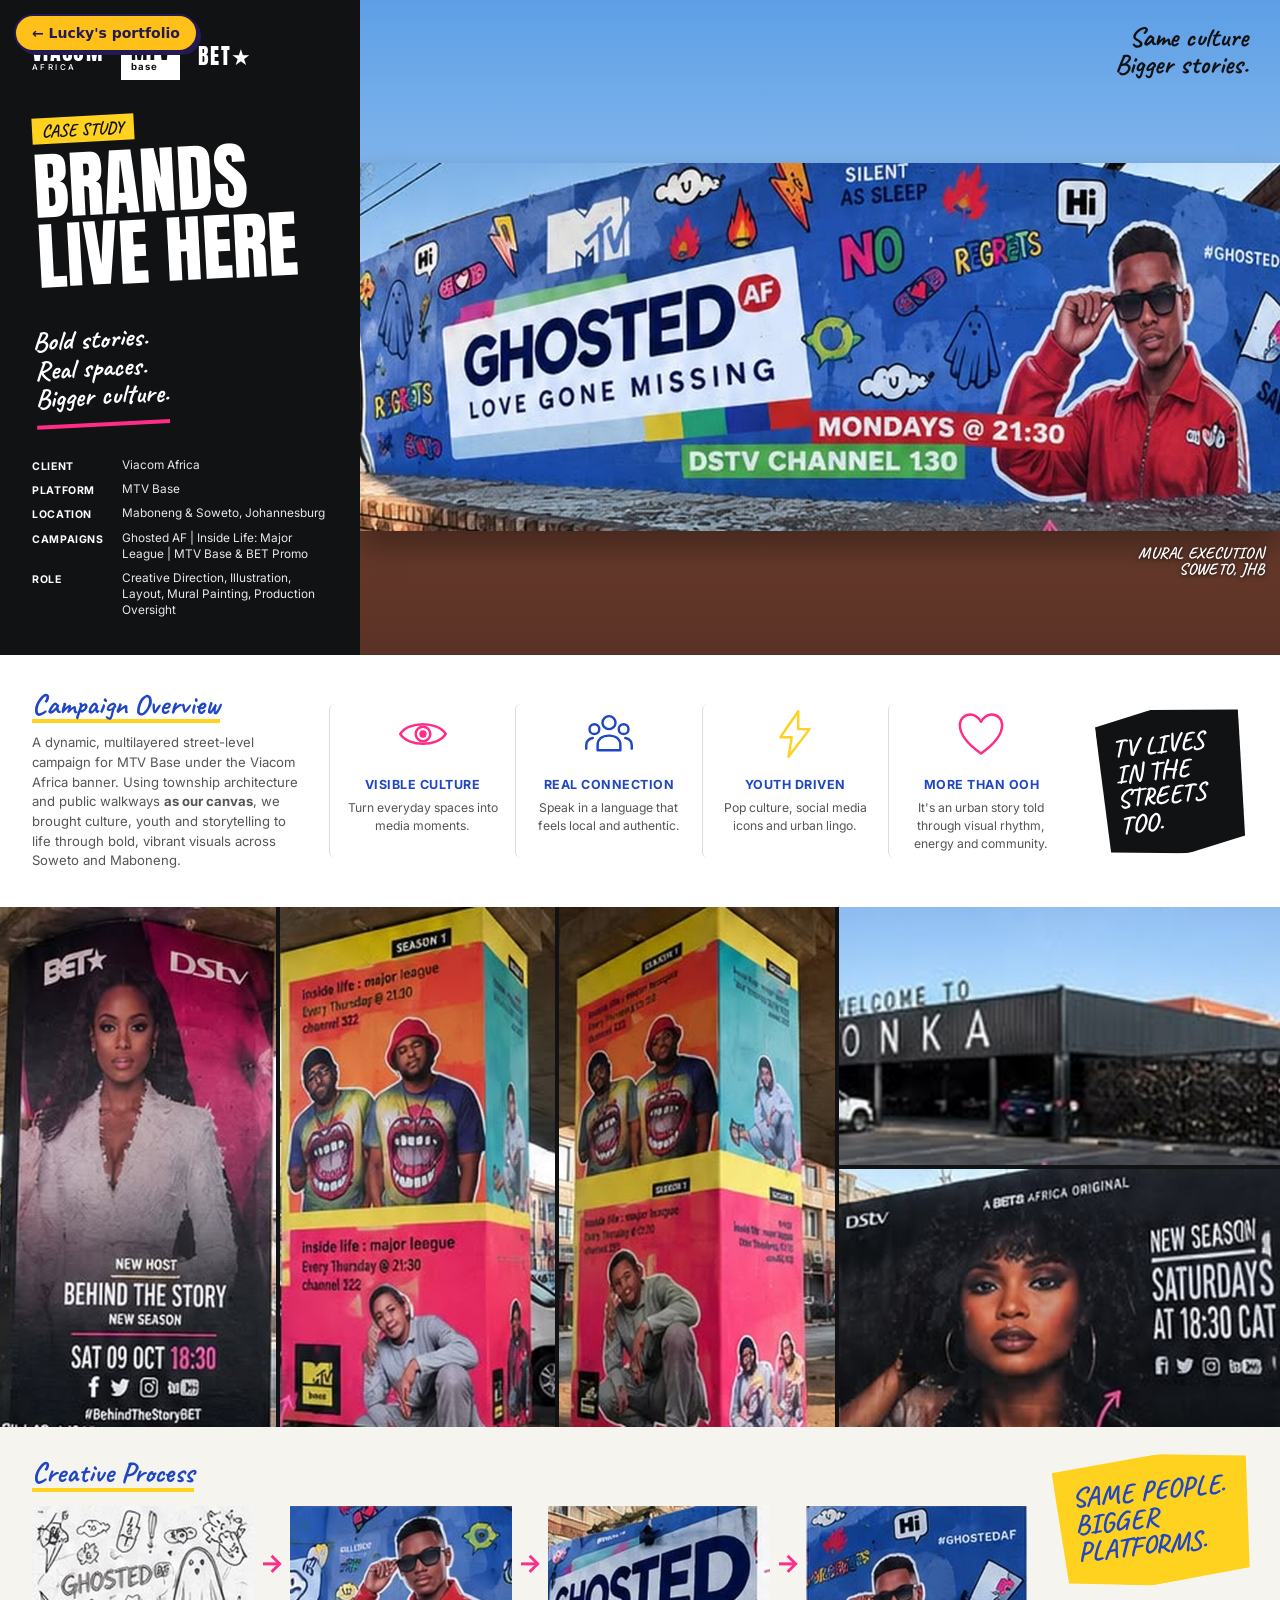
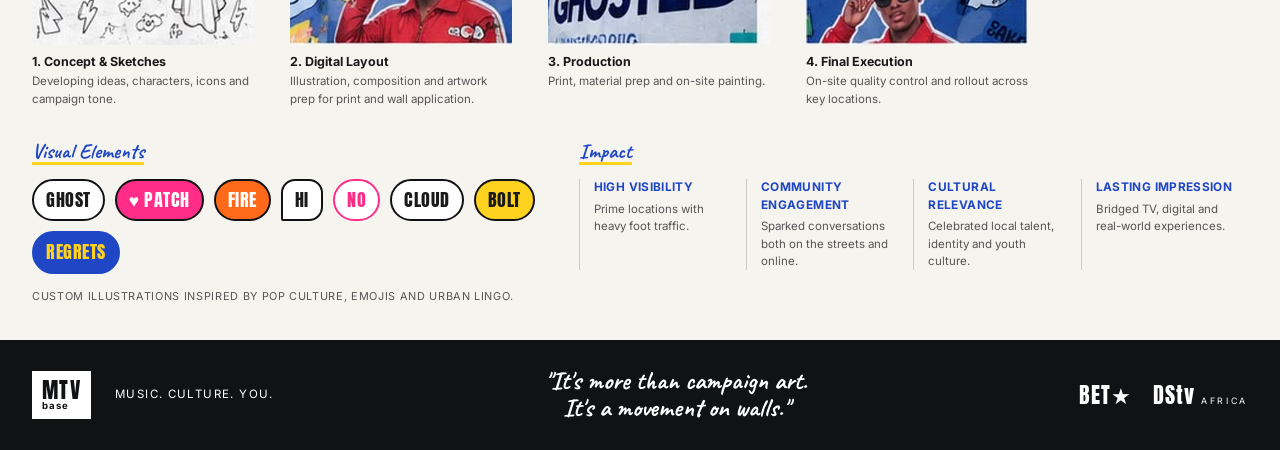
<file: case-studies/brands-live-here/index.html>
<!DOCTYPE html>
<html lang="en">
<head>
  <meta charset="UTF-8">
  <meta name="viewport" content="width=device-width, initial-scale=1.0">
  <title>Brands Live Here | MTV Base Case Study</title>
  <link rel="preconnect" href="https://fonts.googleapis.com">
  <link rel="preconnect" href="https://fonts.gstatic.com" crossorigin>
  <link href="https://fonts.googleapis.com/css2?family=Anton&family=Caveat:wght@500;700&family=Inter:wght@400;500;600;700&display=swap" rel="stylesheet">
  <link rel="stylesheet" href="style.css">
  <script src="script.js" defer></script>
</head>
<body>
  <a class="back-pill" href="../../index.html#campaigns">&larr; Lucky's portfolio</a>

  <!-- HERO -->
  <header class="hero">
    <div class="hero-panel">
      <div class="logo-row" aria-label="Client brands">
        <span class="wordmark">VIACOM<small>AFRICA</small></span>
        <span class="wordmark box">MTV<small>base</small></span>
        <span class="wordmark">BET&#9733;</span>
      </div>

      <span class="tag">Case Study</span>
      <h1>Brands<br>Live Here</h1>
      <p class="script hero-sub">Bold stories.<br>Real spaces.<br>Bigger culture.</p>

      <dl class="meta">
        <dt>Client</dt><dd>Viacom Africa</dd>
        <dt>Platform</dt><dd>MTV Base</dd>
        <dt>Location</dt><dd>Maboneng &amp; Soweto, Johannesburg</dd>
        <dt>Campaigns</dt><dd>Ghosted AF | Inside Life: Major League | MTV Base &amp; BET Promo</dd>
        <dt>Role</dt><dd>Creative Direction, Illustration, Layout, Mural Painting, Production Oversight</dd>
      </dl>
    </div>

    <div class="hero-photo">
      <p class="script corner-note">Same culture<br>Bigger stories.</p>
      <figure class="photo">
        <img src="images/hero-mural.jpg" alt="Ghosted AF mural on a wall in Soweto">
        <figcaption class="note note-light">Mural execution<br>Soweto, JHB</figcaption>
      </figure>
    </div>
  </header>

  <main>

    <!-- OVERVIEW -->
    <section class="overview">
      <div class="overview-intro">
        <h2 class="script-title">Campaign Overview</h2>
        <p>A dynamic, multilayered street-level campaign for MTV Base under the Viacom Africa banner. Using township architecture and public walkways <strong>as our canvas</strong>, we brought culture, youth and storytelling to life through bold, vibrant visuals across Soweto and Maboneng.</p>
      </div>

      <ul class="pillars">
        <li>
          <svg viewBox="0 0 64 64" class="icon pink" aria-hidden="true"><path d="M4 32C14 16 50 16 60 32 50 48 14 48 4 32Z"/><circle cx="32" cy="32" r="9"/><circle cx="32" cy="32" r="3" class="fill"/></svg>
          <h3>Visible Culture</h3>
          <p>Turn everyday spaces into media moments.</p>
        </li>
        <li>
          <svg viewBox="0 0 64 64" class="icon blue" aria-hidden="true"><circle cx="32" cy="18" r="8"/><circle cx="14" cy="26" r="6"/><circle cx="50" cy="26" r="6"/><path d="M18 52v-6c0-8 6-12 14-12s14 4 14 12v6Z"/><path d="M4 50v-4c0-5 3-8 8-9M60 50v-4c0-5-3-8-8-9"/></svg>
          <h3>Real Connection</h3>
          <p>Speak in a language that feels local and authentic.</p>
        </li>
        <li>
          <svg viewBox="0 0 64 64" class="icon yellow" aria-hidden="true"><path d="M36 4 14 36h14l-4 24 26-34H36Z"/></svg>
          <h3>Youth Driven</h3>
          <p>Pop culture, social media icons and urban lingo.</p>
        </li>
        <li>
          <svg viewBox="0 0 64 64" class="icon pink" aria-hidden="true"><path d="M32 56C12 42 6 30 6 21 6 13 12 8 19 8c6 0 10 4 13 9 3-5 7-9 13-9 7 0 13 5 13 13 0 9-6 21-26 35Z"/></svg>
          <h3>More Than OOH</h3>
          <p>It's an urban story told through visual rhythm, energy and community.</p>
        </li>
      </ul>

      <p class="sticker sticker-black script-title">TV lives<br>in the<br>streets too.</p>
    </section>

    <!-- GALLERY -->
    <section class="gallery" aria-label="Campaign executions">
      <figure class="g-tall">
        <img src="images/pillar-bet.jpg" alt="BET pillar wrap, Maboneng">
        <figcaption class="note">Pillar wrap<br>Maboneng, JHB</figcaption>
      </figure>
      <figure class="g-tall">
        <img src="images/pillar-mtv-1.jpg" alt="Inside Life: Major League pillar wrap">
        <figcaption class="note">Pillar wrap<br>Maboneng, JHB</figcaption>
      </figure>
      <figure class="g-tall">
        <img src="images/pillar-mtv-2.jpg" alt="Inside Life: Major League pillar wrap, second angle">
      </figure>
      <div class="g-stack">
        <figure>
          <img src="images/konka.jpg" alt="Konka, Maboneng">
          <figcaption class="note">Brand environment<br>Maboneng, JHB</figcaption>
        </figure>
        <figure>
          <img src="images/mural-soweto.jpg" alt="BET mural in Soweto">
          <figcaption class="note">Mural execution<br>Soweto, JHB</figcaption>
        </figure>
      </div>
    </section>

    <!-- PROCESS -->
    <section class="process">
      <h2 class="script-title">Creative Process</h2>

      <ol class="steps">
        <li>
          <img src="images/process-1-sketches.jpg" alt="Ghosted AF concept sketches">
          <h3>1. Concept &amp; Sketches</h3>
          <p>Developing ideas, characters, icons and campaign tone.</p>
        </li>
        <li>
          <img src="images/process-2-layout.jpg" alt="Digital layout of the mural artwork">
          <h3>2. Digital Layout</h3>
          <p>Illustration, composition and artwork prep for print and wall application.</p>
        </li>
        <li>
          <img src="images/process-3-production.jpg" alt="Mural being painted on site">
          <h3>3. Production</h3>
          <p>Print, material prep and on-site painting.</p>
        </li>
        <li>
          <img src="images/process-4-final.jpg" alt="Finished mural close-up">
          <h3>4. Final Execution</h3>
          <p>On-site quality control and rollout across key locations.</p>
        </li>
      </ol>

      <p class="sticker sticker-yellow script-title">Same people.<br>Bigger platforms.</p>
    </section>

    <!-- ELEMENTS + IMPACT -->
    <section class="elements-impact">
      <div class="elements">
        <h2 class="script-title small">Visual Elements</h2>
        <ul class="chips">
          <li class="chip ghost">Ghost</li>
          <li class="chip heart">&hearts; Patch</li>
          <li class="chip fire">Fire</li>
          <li class="chip hi">Hi</li>
          <li class="chip no">NO</li>
          <li class="chip cloud">Cloud</li>
          <li class="chip bolt">Bolt</li>
          <li class="chip regrets">Regrets</li>
        </ul>
        <p class="caption">Custom illustrations inspired by pop culture, emojis and urban lingo.</p>
      </div>

      <div class="impact">
        <h2 class="script-title small">Impact</h2>
        <ul class="impact-list">
          <li><h3>High Visibility</h3><p>Prime locations with heavy foot traffic.</p></li>
          <li><h3>Community Engagement</h3><p>Sparked conversations both on the streets and online.</p></li>
          <li><h3>Cultural Relevance</h3><p>Celebrated local talent, identity and youth culture.</p></li>
          <li><h3>Lasting Impression</h3><p>Bridged TV, digital and real-world experiences.</p></li>
        </ul>
      </div>
    </section>

  </main>

  <footer class="footer">
    <span class="wordmark box">MTV<small>base</small></span>
    <p class="footer-tag">Music. Culture. You.</p>
    <p class="script footer-quote">"It's more than campaign art.<br>It's a movement on walls."</p>
    <p class="footer-logos"><span>BET&#9733;</span> <span>DStv <small>AFRICA</small></span></p>
  </footer>

</body>
</html>
</file>
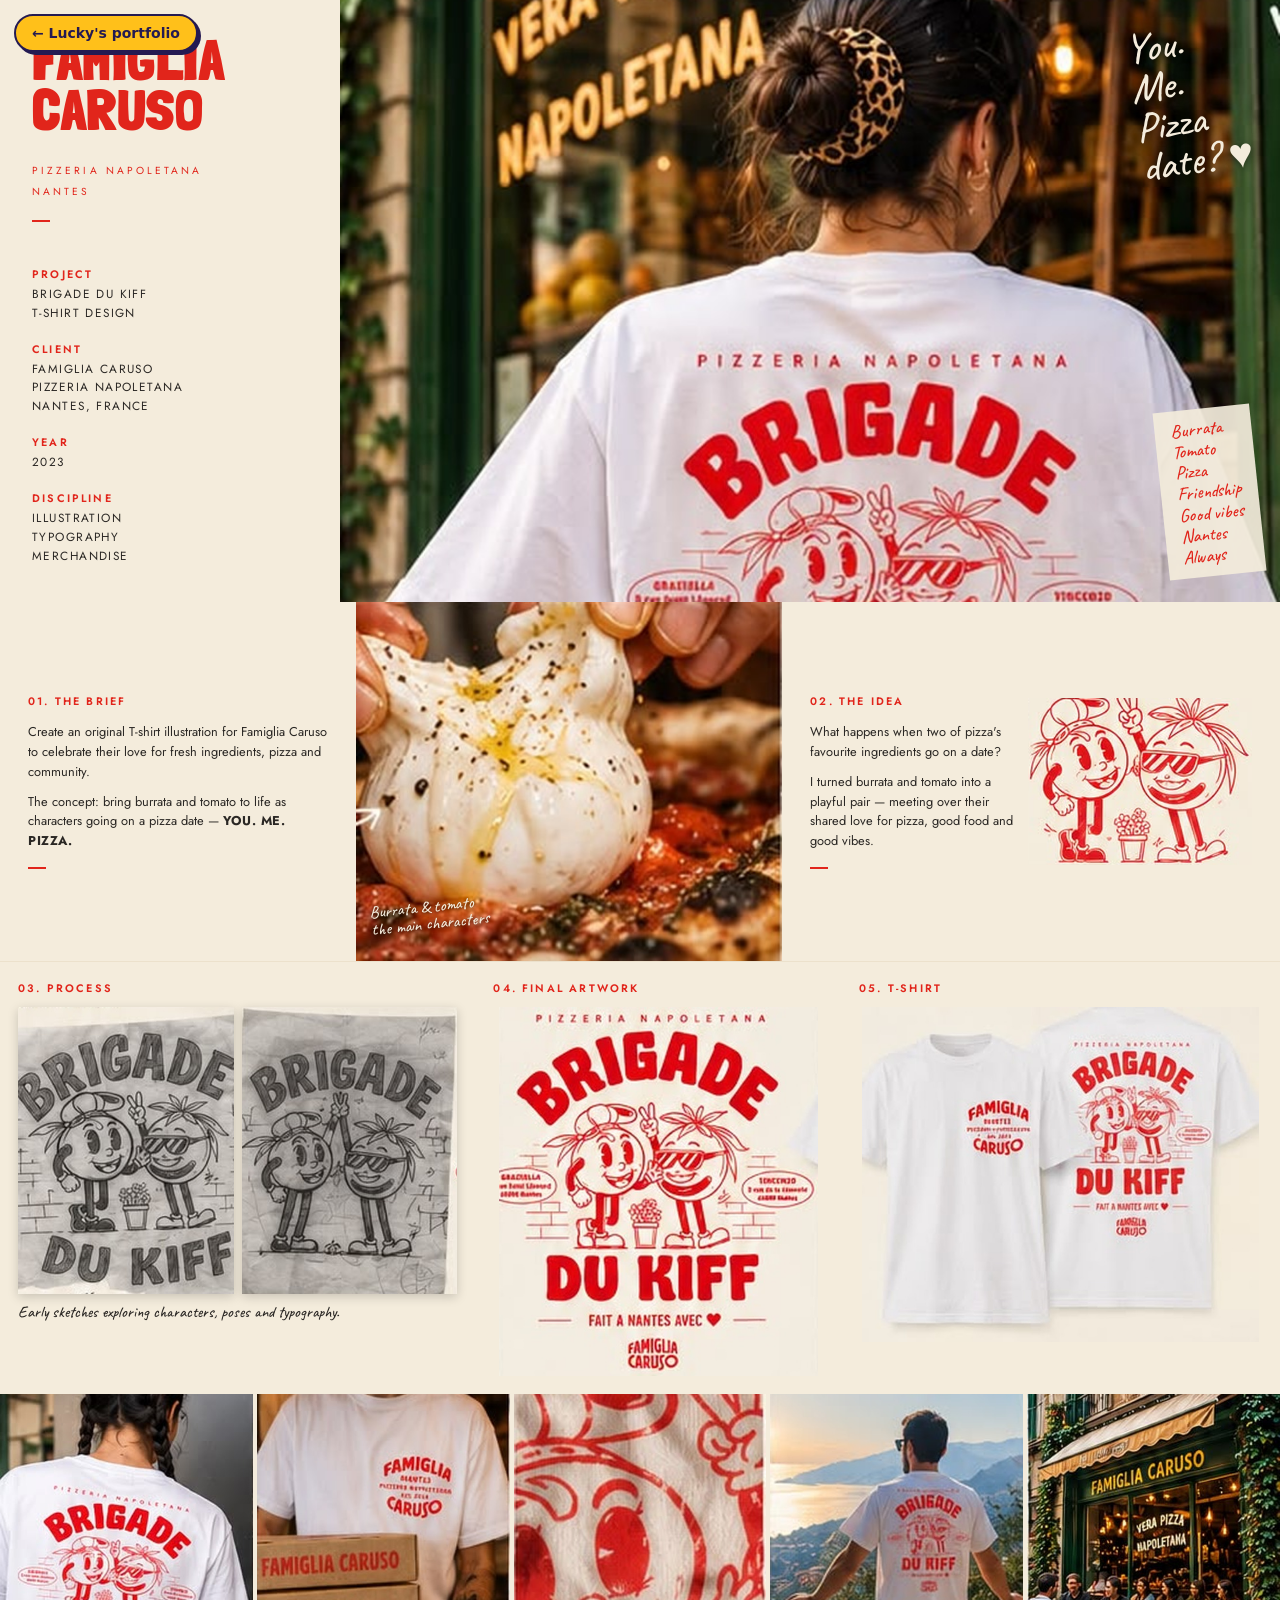
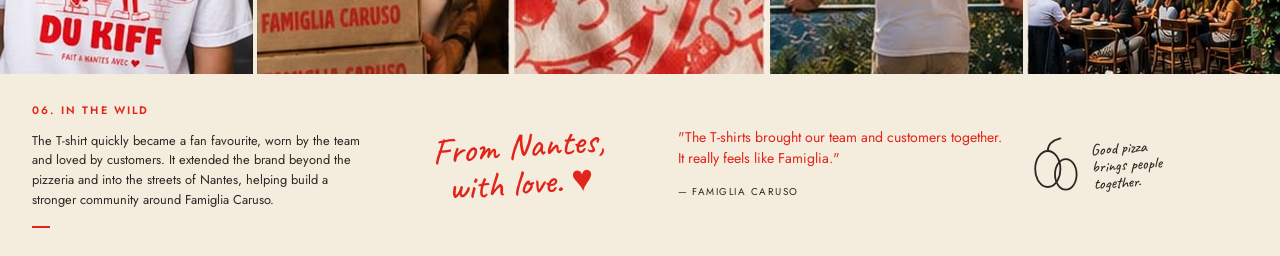
<file: case-studies/famiglia-caruso/index.html>
<!DOCTYPE html>
<html lang="en">
<head>
  <meta charset="UTF-8">
  <meta name="viewport" content="width=device-width, initial-scale=1.0">
  <title>Famiglia Caruso | Brigade du Kiff T-Shirt Design</title>
  <link rel="preconnect" href="https://fonts.googleapis.com">
  <link rel="preconnect" href="https://fonts.gstatic.com" crossorigin>
  <link href="https://fonts.googleapis.com/css2?family=Caveat:wght@500;700&family=Jost:wght@400;500;600&family=Londrina+Solid:wght@400;900&display=swap" rel="stylesheet">
  <link rel="stylesheet" href="style.css">
  <script src="script.js" defer></script>
</head>
<body>
  <a class="back-pill" href="../../index.html#campaigns">&larr; Lucky's portfolio</a>

  <!-- HERO -->
  <header class="hero">
    <div class="hero-panel">
      <h1 class="logo">Famiglia<br>Caruso</h1>
      <p class="sub">Pizzeria Napoletana<br>Nantes</p>
      <span class="rule"></span>

      <dl class="meta">
        <dt>Project</dt>
        <dd>Brigade du Kiff<br>T-shirt design</dd>
        <dt>Client</dt>
        <dd>Famiglia Caruso<br>Pizzeria Napoletana<br>Nantes, France</dd>
        <dt>Year</dt>
        <dd>2023</dd>
        <dt>Discipline</dt>
        <dd>Illustration<br>Typography<br>Merchandise</dd>
      </dl>
    </div>

    <div class="hero-photo">
      <img src="images/hero-shirt.jpg" alt="Brigade du Kiff T-shirt worn outside the pizzeria">
      <p class="hand hero-script">You.<br>Me.<br>Pizza<br>date? &hearts;</p>
      <p class="hand hero-list">Burrata<br>Tomato<br>Pizza<br>Friendship<br>Good vibes<br>Nantes<br>Always</p>
    </div>
  </header>

  <main>

    <!-- 01 BRIEF / 02 IDEA -->
    <section class="story">
      <article class="text-block">
        <h2 class="label"><span>01.</span> The Brief</h2>
        <p>Create an original T-shirt illustration for Famiglia Caruso to celebrate their love for fresh ingredients, pizza and community.</p>
        <p>The concept: bring burrata and tomato to life as characters going on a pizza date &mdash; <strong>YOU. ME. PIZZA.</strong></p>
        <span class="rule"></span>
      </article>

      <figure class="story-photo">
        <img src="images/burrata.jpg" alt="Burrata on a pizza">
        <figcaption class="hand">Burrata &amp; tomato<br>the main characters</figcaption>
      </figure>

      <article class="text-block idea">
        <div>
          <h2 class="label"><span>02.</span> The Idea</h2>
          <p>What happens when two of pizza's favourite ingredients go on a date?</p>
          <p>I turned burrata and tomato into a playful pair &mdash; meeting over their shared love for pizza, good food and good vibes.</p>
          <span class="rule"></span>
        </div>
        <img class="characters" src="images/characters.png" alt="Burrata and tomato characters illustration">
      </article>
    </section>

    <!-- 03 PROCESS / 04 FINAL / 05 T-SHIRT -->
    <section class="work">
      <article class="process">
        <h2 class="label"><span>03.</span> Process</h2>
        <div class="sketches">
          <img src="images/sketch-1.jpg" alt="Early sketch of the Brigade du Kiff artwork">
          <img src="images/sketch-2.jpg" alt="Second sketch exploring poses and type">
        </div>
        <p class="hand">Early sketches exploring characters, poses and typography.</p>
      </article>

      <article class="final">
        <h2 class="label"><span>04.</span> Final Artwork</h2>
        <img src="images/final-artwork.jpg" alt="Final Brigade du Kiff artwork">
      </article>

      <article class="shirt">
        <h2 class="label"><span>05.</span> T-Shirt</h2>
        <img src="images/tshirt-mockup.jpg" alt="T-shirt front and back mockup">
      </article>
    </section>

    <!-- 06 IN THE WILD -->
    <section class="wild" aria-label="In the wild">
      <img src="images/wild-1.jpg" alt="Back of the T-shirt, close view">
      <img src="images/wild-2.jpg" alt="Team member in the T-shirt holding pizza boxes">
      <img src="images/wild-3.jpg" alt="Print detail on fabric">
      <img src="images/wild-4.jpg" alt="Customer wearing the T-shirt looking over the coast">
      <img src="images/wild-5.jpg" alt="Customers at the Nantes pizzeria">
    </section>

  </main>

  <footer class="footer">
    <article class="text-block">
      <h2 class="label"><span>06.</span> In the Wild</h2>
      <p>The T-shirt quickly became a fan favourite, worn by the team and loved by customers. It extended the brand beyond the pizzeria and into the streets of Nantes, helping build a stronger community around Famiglia Caruso.</p>
      <span class="rule"></span>
    </article>

    <p class="hand footer-script">From Nantes,<br>with love. &hearts;</p>

    <blockquote class="quote">
      <p>"The T-shirts brought our team and customers together. It really feels like Famiglia."</p>
      <cite>&mdash; Famiglia Caruso</cite>
    </blockquote>

    <div class="doodle">
      <svg viewBox="0 0 60 70" aria-hidden="true"><ellipse cx="22" cy="40" rx="14" ry="20"/><ellipse cx="42" cy="46" rx="12" ry="17"/><path d="M22 20c0-8 6-12 14-14"/></svg>
      <p class="hand">Good pizza<br>brings people<br>together.</p>
    </div>
  </footer>

</body>
</html>
</file>
<file: style.css>
/* =========================================================
   Lucky Nhlanhla Mqedlana | Creative Portfolio
   Palette and layout follow the original PDF portfolio.
   Display font: Syne (stand-in for Monument Extended)
   Body font: Outfit (stand-in for TT Firs Neue)
   ========================================================= */

:root {
  --purple: #382a79;
  --purple-lite: #4a3a94;
  --deep: #241a52;
  --orange: #fc4e00;
  --yellow: #ffc01a;
  --line: #8a5bff;
  --white: #ffffff;
  --display: "Syne", "Arial Black", "Impact", sans-serif;
  --body: "Outfit", system-ui, -apple-system, "Segoe UI", sans-serif;
  --nav-h: 72px;
}

* { box-sizing: border-box; margin: 0; padding: 0; }
html { scroll-behavior: smooth; scroll-padding-top: calc(var(--nav-h) + 10px); }
html { overflow-x: clip; }
body {
  font-family: var(--body);
  font-size: 1.05rem;
  line-height: 1.6;
  color: var(--white);
  background: var(--purple);
  overflow-x: hidden;
}
body.no-scroll { overflow: hidden; }

img { display: block; max-width: 100%; height: auto; }
ul, ol { list-style: none; }
a { color: inherit; }
button { font: inherit; color: inherit; cursor: pointer; }
:focus-visible { outline: 3px solid var(--yellow); outline-offset: 3px; }

.skip {
  position: absolute; left: -999px; top: 8px; z-index: 2000;
  background: var(--yellow); color: var(--deep); padding: 10px 16px; border-radius: 8px; font-weight: 600;
}
.skip:focus { left: 8px; }

.wrap { width: 100%; max-width: 1200px; margin: 0 auto; padding: 0 24px; }
.section { padding: 100px 0; position: relative; }
.dots-bg {
  background-image: radial-gradient(rgba(255,255,255,.2) 1.5px, transparent 1.7px);
  background-size: 34px 34px;
}

/* decorative svg shapes */
.deco { position: absolute; width: 44px; height: 44px; fill: currentColor; pointer-events: none; }
.inline-deco { display: inline-block; width: .5em; height: .5em; vertical-align: top; margin-left: .15em; color: var(--orange); fill: currentColor; }
.inline-deco.bolt { width: .7em; height: .7em; }

/* ---------- type helpers ---------- */
.eyebrow { font-size: .85rem; letter-spacing: .12em; text-transform: uppercase; opacity: .85; margin-bottom: 10px; }
.title { overflow-wrap: anywhere;
  font-family: var(--display); font-weight: 800; text-transform: uppercase;
  font-size: clamp(1.8rem, min(4.4vw, 3.4rem), 3.4rem); line-height: 1.02; letter-spacing: -.01em; margin-bottom: 22px;
}
.title.big { font-size: clamp(2rem, min(5.6vw, 4.4rem), 4.4rem); }
.lead { font-size: 1.15rem; opacity: .95; margin-bottom: 26px; }
.mini-title {
  font-family: var(--display); font-weight: 800; text-transform: uppercase; letter-spacing: .02em;
  font-size: 1.25rem; margin: 34px 0 18px; color: var(--yellow);
}

/* ---------- buttons ---------- */
.btn {
  display: inline-flex; align-items: center; gap: 10px;
  font-family: var(--display); font-weight: 800; text-transform: uppercase; text-decoration: none;
  letter-spacing: .02em; font-size: 1rem;
  padding: 15px 32px; border-radius: 16px; border: 3px solid var(--deep);
  box-shadow: 4px 4px 0 var(--deep);
  transition: transform .18s ease, box-shadow .18s ease, background .2s;
}
.btn b { transition: transform .2s; }
.btn:hover { transform: translate(-2px, -2px); box-shadow: 7px 7px 0 var(--deep); }
.btn:hover b { transform: translateX(5px); }
.btn:active { transform: translate(3px, 3px); box-shadow: 1px 1px 0 var(--deep); }
.btn-yellow { background: var(--yellow); color: var(--deep); }
.btn-ghost { background: transparent; color: var(--white); border-color: var(--white); box-shadow: 4px 4px 0 rgba(255,255,255,.25); }
.btn-ghost:hover { background: var(--white); color: var(--deep); box-shadow: 7px 7px 0 var(--orange); }

/* ---------- progress, back to top, toast ---------- */
.progress {
  position: fixed; top: 0; left: 0; right: 0; height: 4px; z-index: 1200;
  background: var(--orange); transform: scaleX(0); transform-origin: 0 50%;
}
.to-top {
  position: fixed; right: 20px; bottom: 20px; z-index: 900;
  width: 48px; height: 48px; border-radius: 50%; border: 3px solid var(--deep);
  background: var(--yellow); color: var(--deep); font-size: 1.3rem; font-weight: 700;
  box-shadow: 3px 3px 0 var(--deep);
  opacity: 0; transform: translateY(16px); pointer-events: none;
  transition: opacity .3s, transform .3s;
}
.to-top.show { opacity: 1; transform: none; pointer-events: auto; }
.to-top:hover { transform: translateY(-4px) rotate(-6deg); }
.toast {
  position: fixed; left: 50%; bottom: 28px; z-index: 1300;
  transform: translate(-50%, 30px); opacity: 0; pointer-events: none;
  background: var(--yellow); color: var(--deep); font-weight: 600;
  padding: 12px 22px; border-radius: 999px; border: 3px solid var(--deep); box-shadow: 4px 4px 0 var(--deep);
  transition: opacity .25s, transform .25s;
}
.toast.show { opacity: 1; transform: translate(-50%, 0); }

/* ---------- NAV ---------- */
.nav {
  position: fixed; inset: 0 0 auto 0; z-index: 1000; height: var(--nav-h);
  display: flex; align-items: center; justify-content: space-between; gap: 20px;
  padding: 0 clamp(16px, 4vw, 40px);
  background: rgba(56, 42, 121, .88); backdrop-filter: blur(10px); -webkit-backdrop-filter: blur(10px);
  border-bottom: 2px solid rgba(255,255,255,.1);
  transition: background .3s, box-shadow .3s;
}
.nav.scrolled { background: rgba(36, 26, 82, .94); box-shadow: 0 8px 24px rgba(0,0,0,.25); }
.brand { font-family: var(--display); font-weight: 800; font-size: 1.5rem; text-decoration: none; letter-spacing: .04em; }
.brand span { color: var(--orange); }
.menu { display: flex; align-items: center; gap: clamp(12px, 1.8vw, 24px); }
.menu a {
  position: relative; text-decoration: none; text-transform: uppercase; letter-spacing: .08em;
  font-size: .78rem; font-weight: 500; padding: 6px 0; transition: color .2s;
}
.menu a:not(.menu-cta)::after {
  content: ""; position: absolute; left: 0; right: 0; bottom: 0; height: 3px; border-radius: 2px;
  background: var(--yellow); transform: scaleX(0); transform-origin: left; transition: transform .25s;
}
.menu a:not(.menu-cta):hover, .menu a.active { color: var(--yellow); }
.menu a:not(.menu-cta):hover::after, .menu a.active::after { transform: scaleX(1); }
.menu-cta {
  background: var(--yellow); color: var(--deep); font-weight: 600; padding: 9px 18px !important; border-radius: 999px;
  border: 2px solid var(--deep); box-shadow: 3px 3px 0 var(--deep); transition: transform .18s, box-shadow .18s;
}
.menu-cta:hover { transform: translate(-2px, -2px); box-shadow: 5px 5px 0 var(--deep); }
.burger { display: none; width: 46px; height: 46px; background: none; border: 0; position: relative; }
.burger span { position: absolute; left: 11px; right: 11px; height: 3px; border-radius: 2px; background: var(--white); transition: transform .25s, opacity .2s, top .25s; }
.burger span:nth-child(1) { top: 15px; } .burger span:nth-child(2) { top: 22px; } .burger span:nth-child(3) { top: 29px; }
.burger[aria-expanded="true"] span:nth-child(1) { top: 22px; transform: rotate(45deg); }
.burger[aria-expanded="true"] span:nth-child(2) { opacity: 0; }
.burger[aria-expanded="true"] span:nth-child(3) { top: 22px; transform: rotate(-45deg); }

/* ---------- HERO ---------- */
.hero {
  position: relative; overflow: hidden; text-align: center;
  padding: calc(var(--nav-h) + 56px) 24px 90px; min-height: 100vh;
  display: flex; flex-direction: column; align-items: center; justify-content: center;
}
.bricks-bg::before, .bricks-bg::after {
  content: ""; position: absolute; width: min(300px, 34vw); height: 130px; opacity: .9; pointer-events: none;
  background-image: url("data:image/svg+xml,%3Csvg xmlns='http://www.w3.org/2000/svg' width='100' height='44'%3E%3Cg fill='none' stroke='%23fff' stroke-width='3'%3E%3Cpath d='M0 1h100M0 22h100M0 43h100M50 1v21M0 22v21M100 22v21'/%3E%3C/g%3E%3C/svg%3E");
  background-size: 100px 44px;
}
.bricks-bg::before { top: var(--nav-h); right: 0; -webkit-mask-image: linear-gradient(to left, #000 60%, transparent); mask-image: linear-gradient(to left, #000 60%, transparent); }
.bricks-bg::after { bottom: 0; left: 0; -webkit-mask-image: linear-gradient(to right, #000 60%, transparent); mask-image: linear-gradient(to right, #000 60%, transparent); }

.hero .deco { z-index: 1; }
.d-aster { top: 24%; left: 7%; width: 64px; height: 64px; animation: spin 14s linear infinite; }
.d-spark { top: 30%; right: 8%; width: 46px; height: 46px; animation: twinkle 3s ease-in-out infinite; }
.d-burst { bottom: 22%; left: 6%; width: 58px; height: 58px; animation: twinkle 4s ease-in-out infinite .5s; }
.d-aster2 { bottom: 20%; right: 9%; width: 66px; height: 66px; animation: spin 18s linear infinite reverse; }

.hero-name { position: relative; z-index: 2; font-family: var(--display); font-weight: 800; text-transform: uppercase; letter-spacing: .02em; font-size: clamp(.85rem, min(2.4vw, 1.6rem), 1.6rem); margin-bottom: 26px; }
.hero-pill {
  position: relative; z-index: 2; width: min(1100px, 100%);
  border: 4px solid var(--line); border-radius: clamp(60px, 11vw, 150px);
  padding: clamp(28px, 5vw, 60px) 20px clamp(40px, 6vw, 70px);
  margin-bottom: calc(clamp(190px, 31vw, 400px) * .78);
}
.hero h1 {
  font-family: var(--display); font-weight: 800; text-transform: uppercase;
  font-size: clamp(1.7rem, min(7.2vw, 5.6rem), 5.6rem); line-height: 1; letter-spacing: -.02em;
}
.hero-char {
  position: absolute; left: 50%; bottom: calc(clamp(190px, 31vw, 400px) * -.8);
  height: clamp(190px, 31vw, 400px); width: auto; transform: translateX(-50%); transform-origin: 50% 100%;
  transition: transform .35s ease; cursor: pointer;
}
.hero-char:hover { transform: translateX(-50%) rotate(-3deg) scale(1.04); }
.hero-char.wave { animation: wave .8s ease; }
.hero-sub { position: relative; z-index: 2; font-weight: 600; font-size: clamp(1rem, 2.2vw, 1.4rem); text-transform: uppercase; letter-spacing: .04em; }
.hero-sub i { font-style: normal; color: var(--orange); margin: 0 .35em; }
.hero-sub2 { position: relative; z-index: 2; margin: 8px 0 30px; opacity: .9; font-size: clamp(1rem, 2vw, 1.2rem); }
.hero-cta { position: relative; z-index: 2; display: flex; gap: 18px; flex-wrap: wrap; justify-content: center; }

@keyframes spin { to { transform: rotate(360deg); } }
@keyframes twinkle { 0%,100% { transform: scale(1) rotate(0); opacity: 1; } 50% { transform: scale(.7) rotate(25deg); opacity: .6; } }
@keyframes wave { 0%,100% { transform: translateX(-50%) rotate(0); } 25% { transform: translateX(-50%) rotate(-6deg) scale(1.05); } 75% { transform: translateX(-50%) rotate(6deg) scale(1.05); } }

/* ---------- MARQUEE ---------- */
.marquee { background: var(--orange); border-block: 4px solid var(--deep); overflow: hidden; padding: 16px 0; }
.marquee-track { display: flex; align-items: center; gap: 28px; width: max-content; animation: marquee 32s linear infinite; }
.marquee:hover .marquee-track { animation-play-state: paused; }
.marquee span { font-family: var(--display); font-weight: 800; text-transform: uppercase; font-size: clamp(1.1rem, 2.4vw, 1.7rem); white-space: nowrap; }
.marquee svg { width: 24px; height: 24px; fill: var(--yellow); flex: none; }
@keyframes marquee { to { transform: translateX(-50%); } }

/* ---------- ABOUT ---------- */
.about-grid { display: grid; grid-template-columns: 1.05fr .95fr; gap: clamp(30px, 6vw, 80px); align-items: center; }
.about-text p { margin-bottom: 18px; max-width: 60ch; }
.stats { display: grid; grid-template-columns: repeat(3, 1fr); gap: 14px; margin-top: 30px; }
.stats li {
  background: rgba(255,255,255,.08); border: 2px solid rgba(255,255,255,.18); border-radius: 18px; padding: 16px 16px 14px;
  transition: transform .25s, background .25s, border-color .25s;
}
.stats li:hover { transform: translateY(-6px) rotate(-1deg); background: rgba(255,192,26,.16); border-color: var(--yellow); }
.stats b { display: block; font-family: var(--display); font-weight: 800; font-size: 2.4rem; line-height: 1; color: var(--yellow); }
.stats span { display: block; font-size: .8rem; line-height: 1.35; margin-top: 6px; opacity: .9; }

.polaroid { position: relative; width: min(520px, 100%); margin-inline: auto; aspect-ratio: 1087 / 1200; transform: rotate(2deg); transition: transform .4s ease; }
.polaroid:hover { transform: rotate(-1deg) scale(1.02); }
.polaroid-photo { position: absolute; left: 8.3%; right: 8.6%; top: 17.5%; bottom: 16.5%; width: 83.1%; height: 66%; object-fit: cover; z-index: 1; }
.polaroid-frame { position: absolute; inset: 0; width: 100%; height: 100%; z-index: 2; pointer-events: none; filter: drop-shadow(0 18px 24px rgba(0,0,0,.35)); }

/* ---------- SKILLS ---------- */
.skills-grid { display: grid; grid-template-columns: .9fr 1.1fr; gap: clamp(30px, 6vw, 80px); align-items: center; }
.skills-photo { position: relative; border: 10px solid var(--white); border-radius: 6px; box-shadow: 10px 10px 0 var(--orange); transform: rotate(-2deg); transition: transform .4s; }
.skills-photo:hover { transform: rotate(0) scale(1.02); }
.skills-photo img { width: 100%; aspect-ratio: 4 / 4.2; object-fit: cover; }
.skills-photo .s1 { width: 64px; height: 64px; right: -34px; top: -34px; animation: twinkle 4s ease-in-out infinite; }
.skills-photo .s2 { width: 34px; height: 34px; left: -24px; bottom: 24px; animation: spin 10s linear infinite; }
.skill-list { display: grid; grid-template-columns: 1fr 1fr; gap: 14px 22px; margin-top: 28px; }
.skill-list li {
  display: flex; align-items: center; gap: 14px; font-family: var(--display); font-weight: 700; text-transform: uppercase;
  font-size: .9rem; line-height: 1.2; padding: 10px 12px; border-radius: 14px; cursor: default;
  transition: background .25s, transform .25s;
}
.skill-list li:hover { background: rgba(255,255,255,.1); transform: translateX(6px); }
.dot { flex: none; width: 34px; height: 34px; border-radius: 50%; background: var(--orange); position: relative; transition: transform .35s; }
.dot::before, .dot::after { content: ""; position: absolute; inset: 9px; border: 3px solid #fff; border-radius: 3px; }
.dot::after { transform: rotate(45deg); }
.skill-list li:hover .dot { transform: rotate(180deg) scale(1.1); }

/* ---------- SECTION BANNER (the orange "See more" slide) ---------- */
.banner {
  position: relative; text-align: center; background: var(--orange);
  border: 3px solid var(--deep); border-radius: 46px 46px 70px 70px / 40px 40px 60px 60px;
  box-shadow: 12px 12px 0 var(--deep); padding: clamp(46px, 8vw, 96px) 24px clamp(70px, 9vw, 110px); margin-bottom: 70px;
  transform: rotate(-.6deg);
}
.banner h2 { font-family: var(--display); font-weight: 800; text-transform: uppercase; font-size: clamp(1.7rem, min(6vw, 4.6rem), 4.6rem); line-height: 1.02; }
.banner .btn { position: absolute; left: 50%; bottom: -28px; transform: translateX(-50%); }
.banner .btn:hover { transform: translate(calc(-50% - 2px), -2px); }
.banner .btn:active { transform: translate(calc(-50% + 3px), 3px); }
.banner .b1 { left: 6%; top: -26px; width: 56px; height: 56px; animation: twinkle 4s ease-in-out infinite; }
.banner .b2 { right: 5%; bottom: -26px; width: 52px; height: 52px; animation: spin 12s linear infinite; }
.banner-sm { padding: clamp(30px, 5vw, 50px) 24px clamp(34px, 5vw, 54px); margin-bottom: 50px; }
.banner-sm h2 { font-size: clamp(1.1rem, min(5.4vw, 3.4rem), 3.4rem); }
.banner-sub { margin-top: 10px; font-weight: 600; letter-spacing: .08em; text-transform: uppercase; font-size: .9rem; color: var(--yellow); }

/* ---------- CASES ---------- */
.case { margin-top: 110px; }
.campaigns .banner + .case { margin-top: 80px; }
.kicker { text-transform: uppercase; letter-spacing: .12em; font-weight: 600; color: var(--yellow); font-size: .95rem; }
.case-title { font-family: var(--display); font-weight: 800; text-transform: uppercase; font-size: clamp(2rem, min(7.4vw, 5.4rem), 5.4rem); line-height: 1; letter-spacing: -.02em; margin-bottom: 26px; }
.strip { border: 6px solid var(--white); border-radius: 12px; overflow: hidden; margin-bottom: 28px; box-shadow: 8px 8px 0 var(--deep); }
.strip img { width: 100%; }

.case-body { display: grid; grid-template-columns: 1.35fr 1fr; gap: 30px; align-items: start; }

.meta {
  display: grid; grid-template-columns: 96px 1fr; gap: 10px 16px;
  background: rgba(36,26,82,.7); border-left: 6px solid var(--yellow); border-radius: 6px 20px 20px 6px; padding: 26px 28px;
}
.meta dt { text-transform: uppercase; letter-spacing: .1em; font-size: .75rem; font-weight: 600; color: var(--yellow); padding-top: 4px; }
.meta dd { font-size: 1rem; line-height: 1.5; }
.meta-wide { margin-bottom: 30px; max-width: 760px; }

.daynight .dn-controls { display: inline-flex; gap: 6px; background: var(--deep); border-radius: 999px; padding: 5px; margin-bottom: 14px; }
.dn-btn { border: 0; background: transparent; padding: 9px 20px; border-radius: 999px; font-weight: 600; letter-spacing: .04em; transition: background .25s, color .25s; }
.dn-btn.active { background: var(--yellow); color: var(--deep); }
.dn-stage { position: relative; aspect-ratio: 3 / 2; border: 6px solid var(--white); border-radius: 10px; overflow: hidden; background: #000; box-shadow: 8px 8px 0 var(--deep); }
.dn-img { position: absolute; inset: 0; width: 100%; height: 100%; object-fit: cover; opacity: 0; transition: opacity .7s ease, transform 1.2s ease; transform: scale(1.04); }
.dn-img.on { opacity: 1; transform: scale(1); }
.dn-hint { margin-top: 12px; font-size: .9rem; opacity: .8; }

.thumbs { display: grid; grid-template-columns: repeat(6, 1fr); gap: 12px; margin-top: 30px; }
.thumbs img { width: 100%; aspect-ratio: 1 / 1; object-fit: cover; border: 4px solid var(--white); border-radius: 8px; transition: transform .3s, box-shadow .3s; }
.thumbs img:hover { transform: translateY(-6px) rotate(-2deg) scale(1.05); box-shadow: 6px 8px 0 var(--orange); }

.stack figure { margin-bottom: 22px; }
.stack img { width: 100%; border: 6px solid var(--white); border-radius: 8px; box-shadow: 8px 8px 0 var(--deep); transition: transform .35s ease, box-shadow .35s ease; }
.stack figure:hover img { transform: translate(-4px, -6px) rotate(-.4deg); box-shadow: 14px 14px 0 var(--orange); }
.stack .wall { max-width: 620px; }
.stack .wall figcaption { margin-top: 10px; font-weight: 600; letter-spacing: .08em; text-transform: uppercase; font-size: .85rem; color: var(--yellow); }

.studies { margin-top: 110px; }
.studies-grid { display: grid; grid-template-columns: 1fr 1fr; gap: 28px; }
.study {
  position: relative; display: block; text-decoration: none; overflow: hidden; border: 4px solid var(--deep); border-radius: 24px;
  box-shadow: 10px 10px 0 var(--deep); background: var(--deep); transition: transform .3s, box-shadow .3s;
}
.study img { width: 100%; aspect-ratio: 16 / 10; object-fit: cover; transition: transform .8s ease; }
.study:hover { transform: translate(-4px, -6px); box-shadow: 16px 16px 0 var(--orange); }
.study:hover img { transform: scale(1.08); }
.study-body { position: absolute; inset: auto 0 0 0; display: grid; gap: 2px; padding: 60px 24px 22px; background: linear-gradient(to top, rgba(20,12,50,.95), transparent); }
.study small { text-transform: uppercase; letter-spacing: .12em; color: var(--yellow); font-weight: 600; font-size: .8rem; }
.study b { font-family: var(--display); font-weight: 800; text-transform: uppercase; font-size: clamp(1.4rem, 3vw, 2.2rem); line-height: 1; }
.study em { font-style: normal; margin-top: 6px; font-weight: 600; transition: transform .25s; }
.study:hover em { transform: translateX(8px); color: var(--yellow); }

/* ---------- MURALS ---------- */
.filters, .steps-nav { display: flex; flex-wrap: wrap; gap: 10px; margin-bottom: 30px; }
.chip-btn, .steps-nav button {
  background: transparent; border: 2px solid var(--white); border-radius: 999px; padding: 9px 20px; font-weight: 500; letter-spacing: .04em;
  transition: background .2s, color .2s, transform .2s, border-color .2s;
}
.chip-btn:hover, .steps-nav button:hover { transform: translateY(-3px); border-color: var(--yellow); }
.chip-btn.active, .steps-nav button.active { background: var(--yellow); color: var(--deep); border-color: var(--yellow); font-weight: 600; }

.masonry, .posters, .misc-grid { column-gap: 16px; }
.masonry { column-count: 3; }
.masonry figure { position: relative; break-inside: avoid; margin-bottom: 16px; overflow: hidden; border-radius: 12px; border: 4px solid var(--white); background: var(--deep); }
.masonry figure.is-hidden { display: none; }
.masonry figure.pop-in { animation: popIn .5s ease both; }
.masonry img { width: 100%; transition: transform .7s ease; }
.masonry figure:hover img { transform: scale(1.07); }
.masonry figcaption {
  position: absolute; inset: auto 0 0 0; padding: 40px 14px 12px; font-weight: 600; font-size: .9rem; letter-spacing: .04em;
  background: linear-gradient(to top, rgba(20,12,50,.92), transparent); transition: transform .35s, opacity .35s;
}
@media (hover: hover) {
  .masonry figcaption { transform: translateY(100%); opacity: 0; }
  .masonry figure:hover figcaption, .masonry figure:focus-within figcaption { transform: none; opacity: 1; }
}
@keyframes popIn { from { opacity: 0; transform: scale(.92) translateY(14px); } to { opacity: 1; transform: none; } }

/* ---------- TYPOGRAPHY ---------- */
.type-intro { display: grid; grid-template-columns: 1fr 1.05fr; gap: clamp(30px, 5vw, 60px); align-items: start; margin-bottom: 40px; }
.type-intro p { max-width: 58ch; margin-bottom: 14px; }
.hint { display: flex; align-items: center; gap: 10px; color: var(--yellow); font-weight: 500; margin-top: 20px; }
.hint-ico { width: 22px; height: 22px; fill: var(--yellow); flex: none; }
.flips { display: grid; grid-template-columns: 1fr 1fr; gap: 18px; }
.flip { display: block; width: 100%; padding: 0; background: none; border: 0; text-align: left; }
.flip-in { position: relative; display: block; aspect-ratio: 3 / 4; border: 6px solid var(--white); border-radius: 12px; overflow: hidden; background: #fff; box-shadow: 8px 8px 0 var(--deep); transition: transform .3s, box-shadow .3s; }
.flip:hover .flip-in { transform: translate(-3px, -5px) rotate(-1deg); box-shadow: 12px 12px 0 var(--orange); }
.flip img { position: absolute; inset: 0; width: 100%; height: 100%; object-fit: cover; transition: opacity .55s ease, transform .55s ease; }
.flip .back { opacity: 0; transform: scale(1.06); }
.flip.show .back { opacity: 1; transform: scale(1); }
.flip.show .front { opacity: 0; }
.flip-label { display: flex; gap: 8px; margin-top: 12px; }
.flip-label i { font-style: normal; font-size: .78rem; letter-spacing: .1em; text-transform: uppercase; font-weight: 600; padding: 4px 12px; border-radius: 999px; border: 2px solid rgba(255,255,255,.35); opacity: .6; transition: all .25s; }
.flip:not(.show) .flip-label i:first-child, .flip.show .flip-label i:last-child { background: var(--yellow); color: var(--deep); border-color: var(--yellow); opacity: 1; }
.sketch { border: 6px solid var(--white); border-radius: 12px; overflow: hidden; background: #fff; box-shadow: 8px 8px 0 var(--deep); aspect-ratio: 3 / 4; transition: transform .3s; }
.sketch img { width: 100%; height: 100%; object-fit: cover; }
.sketch:hover { transform: translateY(-5px) rotate(1deg); }

.posters { column-count: 3; }
.posters figure { break-inside: avoid; margin-bottom: 16px; }
.posters img { width: 100%; border: 5px solid var(--white); border-radius: 8px; background: #fff; box-shadow: 6px 6px 0 var(--deep); transition: transform .3s ease, box-shadow .3s ease; }
.posters figure:hover img { transform: translateY(-6px) rotate(-1.5deg) scale(1.02); box-shadow: 10px 12px 0 var(--orange); }

/* ---------- ILLUSTRATION ---------- */
.char-grid { display: grid; grid-template-columns: 1fr 1.05fr; gap: clamp(30px, 5vw, 64px); align-items: start; }
.soft { display: grid; gap: 8px; }
.soft li {
  background: rgba(255,255,255,.07); border: 2px solid rgba(255,255,255,.14); border-radius: 14px; padding: 12px 18px; outline-offset: 2px;
  transition: background .25s, border-color .25s, transform .25s;
}
.soft b { font-family: var(--display); text-transform: uppercase; font-size: .9rem; letter-spacing: .03em; }
.soft span { display: block; font-size: .9rem; opacity: .9; }
@media (hover: hover) {
  .soft span { max-height: 0; opacity: 0; overflow: hidden; transition: max-height .35s ease, opacity .3s ease, margin .3s; }
  .soft li:hover span, .soft li:focus span { max-height: 60px; opacity: .95; margin-top: 4px; }
}
.soft li:hover, .soft li:focus { background: rgba(255,192,26,.16); border-color: var(--yellow); transform: translateX(8px); }
.char-art { display: grid; gap: 22px; }
.char-art figure { position: relative; border: 8px solid var(--white); border-radius: 6px; background: #fff; box-shadow: 10px 10px 0 var(--deep); transition: transform .35s; }
.char-art figure:hover { transform: rotate(-1.2deg) scale(1.02); }
.char-art img { width: 100%; }
.toad-1 { width: 66%; margin-left: auto; }
.toad-1 .t1 { width: 70px; height: 70px; left: -50px; top: 18%; animation: twinkle 4s ease-in-out infinite; }
.painted { margin-top: 100px; }
.painted-head { margin-bottom: 30px; }
.painted-grid { display: grid; grid-template-columns: repeat(4, 1fr); gap: 14px; }
.painted-grid figure { aspect-ratio: 1 / 1; overflow: hidden; border: 5px solid var(--white); border-radius: 10px; background: var(--deep); }
.painted-grid .wide { grid-column: span 2; aspect-ratio: 2 / 1; }
.painted-grid img { width: 100%; height: 100%; object-fit: cover; transition: transform .7s ease; }
.painted-grid figure:hover img { transform: scale(1.08); }

/* ---------- UI / UX ---------- */
.ui-grid { display: grid; grid-template-columns: .95fr 1.05fr; gap: clamp(24px, 5vw, 60px); align-items: center; }
.ui-text p { max-width: 52ch; margin-bottom: 24px; }
.phones { position: relative; overflow: hidden; height: 620px; user-select: none; }
.phone {
  position: absolute; left: 50%; top: 14px; height: 580px; width: auto; max-width: none; cursor: pointer;
  --o: 0; --a: 0;
  transform: translateX(-50%) translateX(calc(var(--o) * 64%)) scale(calc(1 - var(--a) * .13));
  z-index: calc(20 - var(--a)); opacity: calc(1 - var(--a) * .3); filter: brightness(calc(1 - var(--a) * .16)) drop-shadow(0 18px 24px rgba(0,0,0,.35));
  transition: transform .55s cubic-bezier(.2,.8,.2,1), opacity .4s, filter .4s;
}
.phone[style*="--a: 3"], .phone[style*="--a: 4"], .phone[style*="--a: 5"] { opacity: 0; pointer-events: none; }

/* ---------- LOGOS ---------- */
.logo-grid { display: grid; grid-template-columns: repeat(4, minmax(0, 1fr)); gap: 20px; }
.logo-grid li {
  display: grid; place-items: center; aspect-ratio: 1 / 1; border-radius: 26px; padding: 12%;
  background: rgba(255,255,255,.06); border: 2px solid rgba(255,255,255,.14);
  transition: transform .3s, background .3s, border-color .3s;
}
.logo-grid img { width: 100%; height: 100%; min-width: 0; object-fit: contain; transition: transform .4s; }
.logo-grid li:hover { transform: translateY(-8px) rotate(-2deg); background: var(--orange); border-color: var(--deep); box-shadow: 8px 8px 0 var(--deep); }
.logo-grid li:hover img { transform: scale(1.12) rotate(3deg); }

/* ---------- MISC ---------- */
.misc-grid { column-count: 4; }
.misc-grid figure { break-inside: avoid; margin-bottom: 14px; overflow: hidden; border: 4px solid var(--white); border-radius: 10px; background: var(--deep); }
.misc-grid img { width: 100%; transition: transform .6s ease; }
.misc-grid figure:hover img { transform: scale(1.08) rotate(.6deg); }

/* ---------- CONTACT ---------- */
.contact { position: relative; text-align: center; padding: 120px 0 90px; overflow: hidden; background: var(--deep); }
.contact .c1 { left: 6%; top: 14%; width: 62px; height: 62px; animation: twinkle 4s ease-in-out infinite; }
.contact .c2 { right: 7%; top: 30%; width: 70px; height: 70px; animation: spin 16s linear infinite; }
.contact-title { font-family: var(--display); font-weight: 800; text-transform: uppercase; font-size: clamp(2rem, min(8vw, 6rem), 6rem); line-height: 1.02; letter-spacing: -.02em; }
.down { width: 62px; height: 62px; margin: 36px auto 50px; border-radius: 50%; background: var(--orange); display: grid; place-items: center; font-size: 1.8rem; font-weight: 700; animation: bob 1.6s ease-in-out infinite; }
@keyframes bob { 50% { transform: translateY(9px); } }
.contact-grid { display: grid; grid-template-columns: repeat(4, 1fr); gap: 20px; text-align: center; }
.contact-grid li { display: grid; gap: 6px; justify-items: center; align-content: start; padding: 22px 14px; border-radius: 20px; border: 2px solid rgba(255,255,255,.14); background: rgba(255,255,255,.05); transition: transform .25s, border-color .25s, background .25s; }
.contact-grid li:hover { transform: translateY(-6px); border-color: var(--yellow); background: rgba(255,192,26,.1); }
.contact-grid b { font-family: var(--display); font-weight: 800; font-size: 1.05rem; }
.contact-grid a, .contact-grid span { font-size: 1rem; word-break: break-word; }
.contact-grid a { text-decoration: underline; text-decoration-color: var(--orange); text-underline-offset: 4px; text-decoration-thickness: 2px; }
.contact-grid a:hover { color: var(--yellow); }
.copy { margin-top: 8px; background: transparent; border: 2px solid var(--white); border-radius: 999px; padding: 5px 18px; font-size: .85rem; font-weight: 500; transition: background .2s, color .2s; }
.copy:hover { background: var(--yellow); color: var(--deep); border-color: var(--yellow); }

.footer { display: flex; justify-content: space-between; align-items: center; flex-wrap: wrap; gap: 14px; padding: 26px clamp(16px, 4vw, 40px); background: #1a1240; font-size: .85rem; opacity: .95; }
.footer a { text-decoration: none; font-weight: 600; color: var(--yellow); }

/* ---------- LIGHTBOX ---------- */
.zoom { cursor: zoom-in; }
.lightbox {
  position: fixed; inset: 0; z-index: 1500; padding: 24px;
  display: grid; grid-template-columns: 56px 1fr 56px; grid-template-rows: 1fr auto; gap: 8px; align-items: center; justify-items: center;
  background: rgba(14, 8, 40, .93); opacity: 0; visibility: hidden; transition: opacity .25s, visibility .25s;
}
.lightbox.open { opacity: 1; visibility: visible; }
.lightbox img { grid-column: 2; grid-row: 1; width: auto; height: auto; max-width: 100%; max-height: 82vh; object-fit: contain; border-radius: 6px; transform: scale(.96); transition: transform .25s; background: transparent; }
.lightbox.open img { transform: none; }
.lb-cap { grid-column: 1 / -1; grid-row: 2; color: #ddd; font-size: .9rem; text-align: center; }
.lb-btn { border: 0; background: rgba(255,255,255,.14); color: #fff; width: 48px; height: 48px; border-radius: 50%; font-size: 1.8rem; line-height: 1; transition: background .2s, transform .2s; }
.lb-btn:hover { background: var(--orange); transform: scale(1.1); }
.lb-close { position: absolute; top: 18px; right: 18px; }
.lb-prev { grid-column: 1; grid-row: 1; }
.lb-next { grid-column: 3; grid-row: 1; }

/* ---------- reveal on scroll (classes added by script.js) ---------- */
.reveal { opacity: 0; transform: translateY(28px); }
.reveal.in-view { opacity: 1; transform: none; transition: opacity .7s ease var(--d, 0ms), transform .7s ease var(--d, 0ms); }

/* ---------- RESPONSIVE ---------- */
@media (max-width: 1000px) {
  .burger { display: block; }
  .menu {
    position: fixed; top: var(--nav-h); left: 0; right: 0; flex-direction: column; align-items: stretch; gap: 0;
    background: rgba(36,26,82,.98); padding: 10px 24px 24px; border-bottom: 3px solid var(--orange);
    transform: translateY(-120%); opacity: 0; pointer-events: none; transition: transform .3s ease, opacity .25s;
  }
  .menu.open { transform: none; opacity: 1; pointer-events: auto; }
  .menu a { font-size: 1rem; padding: 14px 4px; border-bottom: 1px solid rgba(255,255,255,.1); }
  .menu a:not(.menu-cta)::after { display: none; }
  .menu-cta { margin-top: 14px; text-align: center; border-bottom: 2px solid var(--deep) !important; }

  .about-grid, .skills-grid, .case-body, .type-intro, .char-grid, .ui-grid { grid-template-columns: 1fr; }
  .polaroid { max-width: 420px; }
  .skills-photo { max-width: 460px; margin-inline: auto; }
  .studies-grid { grid-template-columns: 1fr; }
  .thumbs { grid-template-columns: repeat(3, 1fr); }
  .masonry, .posters { column-count: 2; }
  .misc-grid { column-count: 3; }
  .logo-grid { grid-template-columns: repeat(2, minmax(0, 1fr)); }
  .contact-grid { grid-template-columns: 1fr 1fr; }
  .painted-grid { grid-template-columns: repeat(2, 1fr); }
  .painted-grid .wide { grid-column: span 2; }
}

@media (max-width: 620px) {
  .section { padding: 70px 0; }
  .stats { grid-template-columns: 1fr; }
  .skill-list { grid-template-columns: 1fr; }
  .meta { grid-template-columns: 1fr; gap: 2px; padding: 22px; }
  .meta dt { margin-top: 10px; }
  .thumbs { grid-template-columns: repeat(2, 1fr); }
  .masonry, .posters { column-count: 1; }
  .misc-grid { column-count: 2; }
  .flips { grid-template-columns: 1fr; }
  .phones { height: 500px; }
  .phone { height: 470px; }
  .contact-grid { grid-template-columns: 1fr; }
  .lightbox { grid-template-columns: 40px 1fr 40px; padding: 12px; }
  .lb-btn { width: 38px; height: 38px; }
  .toad-1 { width: 80%; }
}

@media (prefers-reduced-motion: reduce) {
  html { scroll-behavior: auto; }
  *, *::before, *::after { animation: none !important; transition: none !important; }
  .reveal { opacity: 1; transform: none; }
}
</file>
<file: case-studies/brands-live-here/style.css>
/* ---------- Brands Live Here | MTV Base case study ---------- */

:root {
  --black: #111214;
  --white: #ffffff;
  --paper: #f6f4ef;
  --yellow: #ffd21f;
  --pink: #ff2d87;
  --blue: #1f46c4;
  --ink: #1a1a1a;
  --muted: #555;
  --display: "Anton", "Impact", sans-serif;
  --script: "Caveat", "Comic Sans MS", cursive;
  --body: "Inter", system-ui, -apple-system, "Segoe UI", sans-serif;
}

* { box-sizing: border-box; margin: 0; padding: 0; }

body {
  font-family: var(--body);
  color: var(--ink);
  background: var(--paper);
  line-height: 1.5;
}

img { display: block; width: 100%; height: 100%; object-fit: cover; }
ul, ol { list-style: none; }

.script { font-family: var(--script); font-weight: 700; }
.script-title { font-family: var(--script); font-weight: 700; line-height: 1; }

/* ---------- Brand wordmarks (text only) ---------- */
.logo-row { display: flex; align-items: center; gap: 18px; margin-bottom: 36px; flex-wrap: wrap; }
.wordmark {
  font-family: var(--display);
  font-size: 1.4rem;
  letter-spacing: .06em;
  color: var(--white);
  line-height: 1;
}
.wordmark small { display: block; font-family: var(--body); font-size: .5rem; letter-spacing: .3em; font-weight: 500; }
.wordmark.box { background: var(--white); color: var(--black); padding: 8px 10px; text-transform: uppercase; }
.wordmark.box small { text-transform: lowercase; letter-spacing: .1em; font-weight: 700; font-size: .6rem; }

/* ---------- Hero ---------- */
.hero {
  display: grid;
  grid-template-columns: 360px 1fr;
  background: var(--black);
  min-height: 520px;
}

.hero-panel {
  background: var(--black);
  color: var(--white);
  padding: 32px 28px 36px 32px;
  position: relative;
  z-index: 1;
}

.tag {
  display: inline-block;
  background: var(--yellow);
  color: var(--black);
  font-family: var(--script);
  font-weight: 700;
  font-size: 1.1rem;
  text-transform: uppercase;
  padding: 0 10px;
  transform: rotate(-3deg);
  margin-bottom: 10px;
}

.hero h1 {
  font-family: var(--display);
  font-weight: 400;
  text-transform: uppercase;
  font-size: clamp(3.2rem, 6vw, 4.6rem);
  line-height: .95;
  transform: rotate(-3deg);
  transform-origin: left top;
  margin-bottom: 18px;
}

.hero-sub {
  font-size: 1.7rem;
  line-height: 1.05;
  transform: rotate(-3deg);
  transform-origin: left top;
  margin: 18px 0 28px;
  padding-bottom: 12px;
  border-bottom: 4px solid var(--pink);
  display: inline-block;
}

.meta {
  display: grid;
  grid-template-columns: 82px 1fr;
  gap: 8px 8px;
  font-size: .74rem;
  line-height: 1.35;
}
.meta dt { font-weight: 700; text-transform: uppercase; letter-spacing: .06em; font-size: .66rem; padding-top: 2px; }
.meta dd { color: #e8e8e8; }

.hero-photo {
  position: relative;
  display: flex;
  flex-direction: column;
  justify-content: center;
  padding: 80px 0 40px 0;
  background: linear-gradient(#5d9fe6 0%, #a9cdf3 55%, #7a4635 55%, #5a3225 100%);
}

.corner-note {
  position: absolute;
  top: 24px;
  right: 32px;
  font-size: 1.7rem;
  line-height: 1;
  text-align: right;
  color: var(--black);
}

.photo { position: relative; width: 100%; aspect-ratio: 5 / 2; }
.hero-photo .photo { box-shadow: 0 16px 30px rgba(0,0,0,.35); }

/* handwritten photo notes */
.note {
  font-family: var(--script);
  font-weight: 700;
  font-size: 1rem;
  line-height: 1;
  text-transform: uppercase;
  letter-spacing: .02em;
}
figure { position: relative; overflow: hidden; }
figure .note {
  position: absolute;
  left: 10px;
  bottom: 10px;
  color: var(--white);
  text-shadow: 0 1px 4px rgba(0,0,0,.8);
}
.hero-photo .photo { overflow: visible; }
.hero-photo .note-light { right: 16px; left: auto; bottom: -46px; text-align: right; color: var(--white); }
.gallery figcaption { background: rgba(0,0,0,.45); padding: 4px 8px; border-radius: 3px; }

/* ---------- Overview ---------- */
.overview {
  position: relative;
  display: grid;
  grid-template-columns: 1.1fr 3fr 150px;
  gap: 24px;
  align-items: center;
  padding: 36px 32px;
  background: var(--white);
}

.overview-intro .script-title {
  font-size: 1.8rem;
  color: var(--blue);
  margin-bottom: 10px;
  display: inline-block;
  border-bottom: 4px solid var(--yellow);
}
.overview-intro p { font-size: .82rem; color: var(--muted); }

.pillars { display: grid; grid-template-columns: repeat(4, 1fr); }
.pillars li {
  text-align: center;
  padding: 4px 16px;
  border-left: 1px solid #ddd;
}
.pillars h3 {
  font-size: .78rem;
  text-transform: uppercase;
  letter-spacing: .04em;
  color: var(--blue);
  margin: 10px 0 4px;
}
.pillars p { font-size: .76rem; color: var(--muted); }

.icon {
  width: 52px;
  height: 52px;
  fill: none;
  stroke-width: 3;
  stroke-linecap: round;
  stroke-linejoin: round;
}
.icon.pink { stroke: var(--pink); }
.icon.blue { stroke: var(--blue); }
.icon.yellow { stroke: var(--yellow); }
.icon .fill { fill: var(--pink); }

.sticker {
  padding: 22px 18px;
  font-size: 1.6rem;
  text-transform: uppercase;
  transform: rotate(-6deg);
}
.sticker-black {
  background: var(--black);
  color: var(--white);
  clip-path: polygon(2% 8%, 40% 0, 98% 6%, 94% 92%, 55% 100%, 4% 94%);
  text-align: left;
}
.sticker-yellow {
  background: var(--yellow);
  color: var(--black);
  clip-path: polygon(0 6%, 55% 0, 100% 8%, 96% 94%, 45% 100%, 3% 92%);
}

/* ---------- Gallery ---------- */
.gallery {
  display: grid;
  grid-template-columns: repeat(3, 1fr) 1.6fr;
  gap: 4px;
  background: var(--black);
}
.gallery { grid-template-rows: 520px; }
.g-tall { min-height: 0; }
.g-stack { display: grid; grid-template-rows: 1fr 1fr; gap: 4px; }

/* ---------- Process ---------- */
.process {
  position: relative;
  padding: 32px 32px 24px;
  background: var(--paper);
}
.process .script-title { font-size: 1.8rem; color: var(--blue); margin-bottom: 14px; display: inline-block; border-bottom: 4px solid var(--yellow); }

.steps {
  display: grid;
  grid-template-columns: repeat(4, 1fr);
  gap: 36px;
  max-width: calc(100% - 220px);
}
.steps li { position: relative; }
.steps li:not(:last-child)::after {
  content: "\2192";
  position: absolute;
  right: -30px;
  top: 38px;
  color: var(--pink);
  font-size: 1.6rem;
  font-weight: 700;
}
.steps img { height: auto; aspect-ratio: 16 / 10; margin-bottom: 8px; }
.steps h3 { font-size: .78rem; margin-bottom: 2px; }
.steps p { font-size: .72rem; color: var(--muted); }

.process .sticker-yellow {
  position: absolute;
  right: 28px;
  top: 28px;
  width: 195px;
  font-size: 1.7rem;
}

/* ---------- Elements + impact ---------- */
.elements-impact {
  display: grid;
  grid-template-columns: 1fr 1.3fr;
  gap: 32px;
  padding: 8px 32px 36px;
  background: var(--paper);
}
.elements-impact .script-title.small { font-size: 1.3rem; color: var(--blue); margin-bottom: 14px; display: inline-block; border-bottom: 3px solid var(--yellow); }

.chips { display: flex; flex-wrap: wrap; gap: 10px; align-items: center; }
.chip {
  font-family: var(--display);
  text-transform: uppercase;
  font-size: 1.1rem;
  padding: 6px 12px;
  border-radius: 999px;
  letter-spacing: .03em;
  border: 2px solid var(--black);
  background: var(--white);
}
.chip.heart { background: var(--pink); color: var(--white); }
.chip.fire { background: #ff6a1a; color: var(--white); }
.chip.hi { background: var(--white); border-radius: 14px 14px 14px 2px; }
.chip.no { color: var(--pink); border-color: var(--pink); }
.chip.bolt { background: var(--yellow); }
.chip.regrets { background: var(--blue); color: var(--yellow); border-color: var(--blue); }
.caption { font-size: .68rem; text-transform: uppercase; letter-spacing: .06em; color: var(--muted); margin-top: 14px; }

.impact-list { display: grid; grid-template-columns: repeat(4, 1fr); }
.impact-list li { padding: 0 14px; border-left: 1px solid #ccc; }
.impact-list h3 { font-size: .74rem; color: var(--blue); text-transform: uppercase; letter-spacing: .03em; margin-bottom: 4px; }
.impact-list p { font-size: .72rem; color: var(--muted); }

/* ---------- Footer ---------- */
.footer {
  display: flex;
  align-items: center;
  justify-content: space-between;
  gap: 24px;
  flex-wrap: wrap;
  background: var(--black);
  color: var(--white);
  padding: 28px 32px;
}
.footer-tag { font-size: .72rem; text-transform: uppercase; letter-spacing: .12em; }
.footer-quote { font-size: 1.6rem; line-height: 1.05; text-align: center; flex: 1 1 280px; }
.footer-logos { font-family: var(--display); font-size: 1.4rem; display: flex; gap: 20px; letter-spacing: .05em; }
.footer-logos small { font-family: var(--body); font-size: .55rem; letter-spacing: .3em; }

/* ---------- Responsive ---------- */
@media (max-width: 1000px) {
  .hero { grid-template-columns: 1fr; }
  .hero-photo { padding-bottom: 80px; }
  .overview { grid-template-columns: 1fr; }
  .sticker-black { justify-self: start; }
  .gallery { grid-template-columns: repeat(2, 1fr); grid-template-rows: none; }
  .g-tall { aspect-ratio: 3 / 4.4; }
  .g-stack { grid-template-columns: 1fr 1fr; grid-template-rows: none; grid-column: 1 / -1; }
  .g-stack figure { aspect-ratio: 16 / 9; }
  .steps { max-width: 100%; grid-template-columns: repeat(2, 1fr); }
  .steps li::after { display: none; }
  .process .sticker-yellow { position: static; margin-top: 20px; display: inline-block; }
  .elements-impact { grid-template-columns: 1fr; }
}

@media (max-width: 600px) {
  .pillars { grid-template-columns: 1fr 1fr; row-gap: 20px; }
  .impact-list { grid-template-columns: 1fr 1fr; row-gap: 16px; }
  .steps { grid-template-columns: 1fr; }
  .corner-note { font-size: 1.3rem; right: 16px; }
  .footer { flex-direction: column; text-align: center; }
}


/* =====================================================
   INTERACTIVITY: hovers, reveal, lightbox
   ===================================================== */

html { scroll-behavior: smooth; }
body.no-scroll { overflow: hidden; }

:focus-visible { outline: 3px solid var(--pink); outline-offset: 3px; }

/* scroll progress + back to top */
.progress {
  position: fixed; top: 0; left: 0; right: 0; height: 4px;
  background: var(--pink); transform-origin: 0 50%; transform: scaleX(0);
  z-index: 999;
}
.to-top {
  position: fixed; right: 20px; bottom: 20px; width: 46px; height: 46px;
  border: 0; border-radius: 50%; cursor: pointer;
  background: var(--black); color: var(--yellow); font-size: 1.4rem; line-height: 1;
  box-shadow: 0 6px 16px rgba(0,0,0,.3);
  opacity: 0; transform: translateY(14px); pointer-events: none;
  transition: opacity .3s, transform .3s, background .2s;
  z-index: 900;
}
.to-top.show { opacity: 1; transform: none; pointer-events: auto; }
.to-top:hover { background: var(--pink); color: var(--white); transform: translateY(-3px); }

/* reveal on scroll (class added by script.js only) */
.reveal { opacity: 0; transform: translateY(26px); }
.reveal.in-view {
  opacity: 1; transform: none;
  transition: opacity .7s ease var(--d, 0ms), transform .7s ease var(--d, 0ms);
}

@keyframes wiggle {
  0%, 100% { transform: rotate(0); }
  25% { transform: rotate(-10deg) scale(1.1); }
  75% { transform: rotate(10deg) scale(1.1); }
}
@keyframes pop {
  0% { transform: scale(1); }
  40% { transform: scale(1.3) rotate(-8deg); }
  100% { transform: scale(1); }
}

/* wordmarks + tag */
.wordmark { transition: color .2s, transform .2s; cursor: default; }
.wordmark:not(.box):hover { color: var(--yellow); transform: translateY(-2px); }
.wordmark.box { transition: background .2s, transform .2s; }
.wordmark.box:hover { background: var(--yellow); transform: rotate(-3deg) scale(1.05); }
.tag { transition: transform .25s, background .25s; }
.tag:hover { transform: rotate(2deg) scale(1.08); background: var(--pink); color: var(--white); }

/* hero */
.hero h1 { transition: transform .3s; cursor: default; }
.hero h1:hover { transform: rotate(-1deg) scale(1.02); }
.meta dd { transition: color .2s, padding-left .2s; }
.meta dd:hover { color: var(--yellow); padding-left: 4px; }
.corner-note { transition: transform .3s; }
.corner-note:hover { transform: rotate(-4deg) scale(1.06); }

/* zoomable images */
.zoomable { cursor: zoom-in; }
.hero-photo .photo { transition: transform .4s ease, box-shadow .4s ease; }
.hero-photo .photo:hover { transform: translateY(-6px); box-shadow: 0 24px 40px rgba(0,0,0,.4); }

/* overview pillars */
.pillars li { transition: transform .3s ease, background .3s ease; border-radius: 6px; }
.pillars li:hover { transform: translateY(-8px); background: #f4f6ff; }
.pillars li:hover .icon { animation: wiggle .7s ease; }
.sticker { transition: transform .3s ease; cursor: default; }
.sticker-black:hover { transform: rotate(1deg) scale(1.07); }
.sticker-yellow:hover { transform: rotate(2deg) scale(1.07); }

/* gallery */
.gallery figure img { transition: transform .7s ease, filter .4s ease; }
.gallery figure:hover img { transform: scale(1.08); }
.gallery figure .note { transition: opacity .35s ease, transform .35s ease; }
@media (hover: hover) {
  .gallery figure .note { opacity: 0; transform: translateY(10px); }
  .gallery figure:hover .note,
  .gallery figure:focus-within .note { opacity: 1; transform: none; }
}

/* process */
.steps li { transition: transform .3s ease; }
.steps li:hover { transform: translateY(-6px); }
.steps img { transition: transform .35s ease, box-shadow .35s ease; }
.steps li:hover img { transform: rotate(-1.5deg) scale(1.03); box-shadow: 0 12px 24px rgba(0,0,0,.25); }
.steps li:hover h3 { color: var(--pink); }
.steps li:not(:last-child)::after { transition: transform .3s ease; }
.steps li:hover::after { transform: translateX(8px); }

/* chips */
.chip { cursor: pointer; transition: transform .25s ease, box-shadow .25s ease; user-select: none; }
.chip:hover { transform: rotate(-5deg) scale(1.12); box-shadow: 3px 4px 0 var(--black); }
.chip:active { transform: scale(.94); }
.chip.pop { animation: pop .45s ease; }

/* impact */
.impact-list li { transition: border-color .25s, transform .25s, background .25s; border-radius: 0 6px 6px 0; }
.impact-list li:hover { border-left-color: var(--pink); background: #fff; transform: translateY(-4px); }
.impact-list li:hover h3 { color: var(--pink); }

/* footer */
.footer-quote { transition: transform .3s; cursor: default; }
.footer-quote:hover { transform: rotate(-1.5deg) scale(1.04); color: var(--yellow); }
.footer-logos span { transition: color .2s, transform .2s; }
.footer-logos span:hover { color: var(--yellow); transform: translateY(-3px); }

/* lightbox */
.lightbox {
  position: fixed; inset: 0; z-index: 1000; padding: 24px;
  display: grid; place-items: center; grid-template-columns: 56px 1fr 56px; gap: 8px;
  background: rgba(10, 10, 12, .9);
  opacity: 0; visibility: hidden; transition: opacity .25s, visibility .25s;
}
.lightbox.open { opacity: 1; visibility: visible; }
.lightbox img {
  grid-column: 2; width: auto; height: auto; max-width: 100%; max-height: 80vh;
  object-fit: contain; border-radius: 4px; transform: scale(.96); transition: transform .25s;
}
.lightbox.open img { transform: none; }
.lb-cap { grid-column: 1 / -1; color: #ddd; font-size: .85rem; text-align: center; }
.lb-btn {
  border: 0; background: rgba(255,255,255,.12); color: #fff; cursor: pointer;
  width: 48px; height: 48px; border-radius: 50%; font-size: 1.8rem; line-height: 1;
  transition: background .2s, transform .2s;
}
.lb-btn:hover { background: var(--pink); transform: scale(1.1); }
.lb-close { position: absolute; top: 18px; right: 18px; }
.lb-prev { grid-column: 1; grid-row: 1; }
.lb-next { grid-column: 3; grid-row: 1; }
.lightbox img { grid-row: 1; }

@media (max-width: 600px) {
  .lightbox { grid-template-columns: 40px 1fr 40px; padding: 12px; }
  .lb-btn { width: 38px; height: 38px; }
}

@media (prefers-reduced-motion: reduce) {
  html { scroll-behavior: auto; }
  *, *::before, *::after { animation: none !important; transition: none !important; }
  .reveal { opacity: 1; transform: none; }
}

/* back link to the portfolio */
.back-pill{position:fixed;top:14px;left:14px;z-index:999;font:600 14px/1 system-ui,sans-serif;text-decoration:none;color:#241a52;background:#ffc01a;border:2px solid #241a52;border-radius:999px;padding:10px 16px;box-shadow:3px 3px 0 #241a52;transition:transform .18s,box-shadow .18s}
.back-pill:hover{transform:translate(-2px,-2px);box-shadow:5px 5px 0 #241a52}
</file>
<file: case-studies/famiglia-caruso/style.css>
/* ---------- Famiglia Caruso | Brigade du Kiff ---------- */

:root {
  --cream: #f4ecdc;
  --cream-dark: #ece1cc;
  --red: #e1251b;
  --ink: #2a2724;
  --muted: #5b554d;
  --display: "Londrina Solid", "Impact", sans-serif;
  --hand: "Caveat", "Comic Sans MS", cursive;
  --body: "Jost", system-ui, -apple-system, "Segoe UI", sans-serif;
}

* { box-sizing: border-box; margin: 0; padding: 0; }

body {
  font-family: var(--body);
  background: var(--cream);
  color: var(--ink);
  line-height: 1.55;
}

img { display: block; width: 100%; height: 100%; object-fit: cover; }

.hand { font-family: var(--hand); font-weight: 500; }

.rule { display: block; width: 18px; height: 2px; background: var(--red); margin-top: 16px; }

.label {
  font-size: .68rem;
  font-weight: 600;
  letter-spacing: .2em;
  text-transform: uppercase;
  color: var(--red);
  margin-bottom: 12px;
}

.text-block p { font-size: .8rem; margin-bottom: 10px; }
.text-block strong { letter-spacing: .04em; }

/* ---------- Hero ---------- */
.hero {
  display: grid;
  grid-template-columns: 340px 1fr;
  min-height: 548px;
  background: var(--cream);
}

.hero-panel { padding: 36px 32px; }

.logo {
  font-family: var(--display);
  font-weight: 900;
  font-size: clamp(2.6rem, 5vw, 3.6rem);
  line-height: .86;
  text-transform: uppercase;
  color: var(--red);
  letter-spacing: .01em;
}

.sub {
  font-size: .64rem;
  letter-spacing: .3em;
  text-transform: uppercase;
  color: var(--red);
  margin: 26px 0 18px;
  line-height: 2;
}

.meta { margin-top: 28px; display: grid; gap: 2px; }
.meta dt {
  margin-top: 16px;
  font-size: .68rem;
  font-weight: 600;
  letter-spacing: .2em;
  text-transform: uppercase;
  color: var(--red);
}
.meta dd { font-size: .74rem; letter-spacing: .12em; text-transform: uppercase; line-height: 1.6; }

.hero-photo { position: relative; overflow: hidden; min-height: 420px; }
.hero-photo img { position: absolute; inset: 0; object-position: center 20%; }

.hero-script {
  position: absolute;
  top: 22px;
  right: 34px;
  font-size: 2.6rem;
  line-height: .95;
  color: var(--cream);
  text-shadow: 0 2px 8px rgba(0,0,0,.45);
  transform: rotate(-8deg);
}

.hero-list {
  position: absolute;
  right: 22px;
  bottom: 26px;
  font-size: 1.15rem;
  line-height: 1.15;
  color: var(--red);
  background: rgba(244, 236, 220, .92);
  padding: 10px 16px;
  transform: rotate(-6deg);
}

/* ---------- Story (01 / 02) ---------- */
.story {
  display: grid;
  grid-template-columns: 1fr 1.2fr 1.4fr;
  align-items: stretch;
  gap: 0;
}
.story .text-block { padding: 28px 28px; align-self: center; }

.story-photo { position: relative; overflow: hidden; min-height: 200px; }
.story-photo figcaption {
  position: absolute;
  left: 14px;
  bottom: 28px;
  font-size: 1.05rem;
  line-height: 1;
  color: var(--cream);
  text-shadow: 0 1px 4px rgba(0,0,0,.8);
  transform: rotate(-6deg);
}

.idea { display: grid; grid-template-columns: 1fr 1.1fr; gap: 14px; align-items: center; }
.idea .characters { height: auto; object-fit: contain; }

/* ---------- Work (03 / 04 / 05) ---------- */
.work {
  display: grid;
  grid-template-columns: 1.3fr 1fr 1.2fr;
  gap: 0;
  border-top: 1px solid var(--cream-dark);
}
.work article { padding: 18px; position: relative; }
.work .label { margin-bottom: 10px; }

.sketches { display: grid; grid-template-columns: 1fr 1fr; gap: 8px; }
.sketches img { aspect-ratio: 3 / 4; height: auto; box-shadow: 0 3px 10px rgba(0,0,0,.18); }
.process .hand { margin-top: 10px; font-size: 1rem; line-height: 1.05; color: var(--ink); }

.final img { height: auto; aspect-ratio: 5 / 5.6; object-fit: contain; }
.shirt img { height: auto; aspect-ratio: 6 / 5; object-fit: contain; }

/* ---------- In the wild gallery ---------- */
.wild {
  display: grid;
  grid-template-columns: repeat(5, 1fr);
  grid-template-rows: 280px;
  gap: 4px;
  overflow: hidden;
  background: var(--cream);
}
.wild img { min-height: 0; }

/* ---------- Footer (06) ---------- */
.footer {
  display: grid;
  grid-template-columns: 1.2fr 1fr 1.2fr .8fr;
  align-items: center;
  gap: 20px;
  padding: 28px 32px;
}

.footer-script {
  font-size: 2.3rem;
  line-height: 1;
  color: var(--red);
  transform: rotate(-4deg);
  text-align: center;
}

.quote p { font-size: .88rem; color: var(--red); margin-bottom: 8px; }
.quote cite { font-size: .62rem; font-style: normal; letter-spacing: .15em; text-transform: uppercase; }

.doodle { display: flex; align-items: center; gap: 10px; }
.doodle svg { width: 54px; fill: none; stroke: var(--ink); stroke-width: 2; stroke-linecap: round; flex: none; }
.doodle .hand { font-size: 1rem; line-height: 1.05; transform: rotate(-4deg); }

/* ---------- Responsive ---------- */
@media (max-width: 1000px) {
  .hero { grid-template-columns: 1fr; }
  .hero-photo { min-height: 480px; }
  .story { grid-template-columns: 1fr 1fr; }
  .story .idea { grid-column: 1 / -1; }
  .work { grid-template-columns: 1fr 1fr; }
  .work .shirt { grid-column: 1 / -1; }
  .wild { grid-template-columns: repeat(3, 1fr); grid-template-rows: none; }
  .wild img { aspect-ratio: 3 / 4; height: auto; }
  .footer { grid-template-columns: 1fr 1fr; }
}

@media (max-width: 600px) {
  .story, .work, .footer { grid-template-columns: 1fr; }
  .idea { grid-template-columns: 1fr; }
  .wild { grid-template-columns: 1fr 1fr; }
  .hero-script { font-size: 2rem; right: 16px; }
}


/* =====================================================
   INTERACTIVITY: hovers, reveal, lightbox, hearts
   ===================================================== */

html { scroll-behavior: smooth; }
body.no-scroll { overflow: hidden; }

:focus-visible { outline: 3px solid var(--red); outline-offset: 3px; }

/* scroll progress + back to top */
.progress {
  position: fixed; top: 0; left: 0; right: 0; height: 4px;
  background: var(--red); transform-origin: 0 50%; transform: scaleX(0);
  z-index: 999;
}
.to-top {
  position: fixed; right: 20px; bottom: 20px; width: 46px; height: 46px;
  border: 0; border-radius: 50%; cursor: pointer;
  background: var(--red); color: var(--cream); font-size: 1.4rem; line-height: 1;
  box-shadow: 0 6px 16px rgba(0,0,0,.25);
  opacity: 0; transform: translateY(14px); pointer-events: none;
  transition: opacity .3s, transform .3s, background .2s;
  z-index: 900;
}
.to-top.show { opacity: 1; transform: none; pointer-events: auto; }
.to-top:hover { background: var(--ink); transform: translateY(-3px); }

/* reveal on scroll (class added by script.js only) */
.reveal { opacity: 0; transform: translateY(26px); }
.reveal.in-view {
  opacity: 1; transform: none;
  transition: opacity .7s ease var(--d, 0ms), transform .7s ease var(--d, 0ms);
}

@keyframes wiggle {
  0%, 100% { transform: rotate(0); }
  25% { transform: rotate(-6deg) scale(1.04); }
  75% { transform: rotate(6deg) scale(1.04); }
}
@keyframes float-heart {
  0% { opacity: 1; transform: translate(0, 0) scale(var(--s, 1)); }
  100% { opacity: 0; transform: translate(var(--dx), var(--dy)) scale(calc(var(--s, 1) * 1.3)); }
}

.heart-float {
  position: fixed; z-index: 1100; pointer-events: none;
  color: var(--red); font-size: 1.6rem; line-height: 1;
  animation: float-heart 1.3s ease-out forwards;
}

/* zoomable images */
.zoomable { cursor: zoom-in; }

/* hero */
.logo { transition: transform .3s ease; cursor: default; transform-origin: left center; }
.logo:hover { transform: rotate(-2deg) scale(1.03); }
.meta dd { transition: color .2s, padding-left .2s; }
.meta dd:hover { color: var(--red); padding-left: 4px; }
.hero-photo img { transition: transform 1.2s ease; }
.hero-photo:hover img { transform: scale(1.04); }
.hero-script { transition: transform .35s ease; cursor: default; }
.hero-script:hover { transform: rotate(-3deg) scale(1.08); }
.hero-list { transition: transform .35s ease, box-shadow .35s ease; }
.hero-list:hover { transform: rotate(0) scale(1.05); box-shadow: 0 8px 20px rgba(0,0,0,.2); }

/* story */
.story-photo img { transition: transform .8s ease; }
.story-photo:hover img { transform: scale(1.07); }
.story-photo figcaption { transition: transform .35s ease; }
.story-photo:hover figcaption { transform: rotate(-2deg) translateY(-4px); }
.idea .characters { transition: transform .4s ease; cursor: default; }
.idea .characters:hover { animation: wiggle .8s ease; }
.rule { transition: width .35s ease; }
.text-block:hover .rule { width: 56px; }

/* work */
.sketches img { transition: transform .35s ease, box-shadow .35s ease; }
.sketches img:hover { transform: rotate(-2deg) scale(1.06); box-shadow: 0 12px 24px rgba(0,0,0,.28); position: relative; z-index: 2; }
.sketches img:nth-child(2):hover { transform: rotate(2deg) scale(1.06); }
.final img, .shirt img { transition: transform .45s ease; }
.final img:hover, .shirt img:hover { transform: scale(1.06) rotate(-1deg); }
.work article .label { transition: letter-spacing .3s ease; }
.work article:hover .label { letter-spacing: .3em; }

/* in the wild: accordion gallery on desktop */
@media (min-width: 1001px) {
  .wild { display: flex; gap: 4px; height: 280px; }
  .wild img {
    flex: 1 1 0; min-width: 0; width: auto; height: 280px;
    transition: flex-grow .55s ease, filter .35s ease;
  }
  .wild:hover img { filter: brightness(.8) saturate(.9); }
  .wild img:hover { flex-grow: 2.6; filter: none; }
}
@media (max-width: 1000px) {
  .wild img { transition: transform .35s ease; }
  .wild img:hover { transform: scale(1.03); }
}

/* footer */
.footer-script { cursor: pointer; transition: transform .25s ease; user-select: none; }
.footer-script:hover { transform: rotate(-6deg) scale(1.1); }
.footer-script:active { transform: rotate(-4deg) scale(.95); }
.quote { transition: transform .3s ease; }
.quote:hover { transform: translateY(-4px); }
.doodle svg { transition: transform .4s ease; }
.doodle:hover svg { animation: wiggle .8s ease; }

/* lightbox */
.lightbox {
  position: fixed; inset: 0; z-index: 1000; padding: 24px;
  display: grid; place-items: center; grid-template-columns: 56px 1fr 56px; gap: 8px;
  background: rgba(30, 18, 14, .92);
  opacity: 0; visibility: hidden; transition: opacity .25s, visibility .25s;
}
.lightbox.open { opacity: 1; visibility: visible; }
.lightbox img {
  grid-column: 2; grid-row: 1; width: auto; height: auto; max-width: 100%; max-height: 80vh;
  object-fit: contain; border-radius: 4px; transform: scale(.96); transition: transform .25s;
}
.lightbox.open img { transform: none; }
.lb-cap { grid-column: 1 / -1; color: var(--cream); font-size: .85rem; letter-spacing: .08em; text-align: center; }
.lb-btn {
  border: 0; background: rgba(255,255,255,.14); color: var(--cream); cursor: pointer;
  width: 48px; height: 48px; border-radius: 50%; font-size: 1.8rem; line-height: 1;
  transition: background .2s, transform .2s;
}
.lb-btn:hover { background: var(--red); transform: scale(1.1); }
.lb-close { position: absolute; top: 18px; right: 18px; }
.lb-prev { grid-column: 1; grid-row: 1; }
.lb-next { grid-column: 3; grid-row: 1; }

@media (max-width: 600px) {
  .lightbox { grid-template-columns: 40px 1fr 40px; padding: 12px; }
  .lb-btn { width: 38px; height: 38px; }
}

@media (prefers-reduced-motion: reduce) {
  html { scroll-behavior: auto; }
  *, *::before, *::after { animation: none !important; transition: none !important; }
  .reveal { opacity: 1; transform: none; }
}

/* back link to the portfolio */
.back-pill{position:fixed;top:14px;left:14px;z-index:999;font:600 14px/1 system-ui,sans-serif;text-decoration:none;color:#241a52;background:#ffc01a;border:2px solid #241a52;border-radius:999px;padding:10px 16px;box-shadow:3px 3px 0 #241a52;transition:transform .18s,box-shadow .18s}
.back-pill:hover{transform:translate(-2px,-2px);box-shadow:5px 5px 0 #241a52}
</file>
